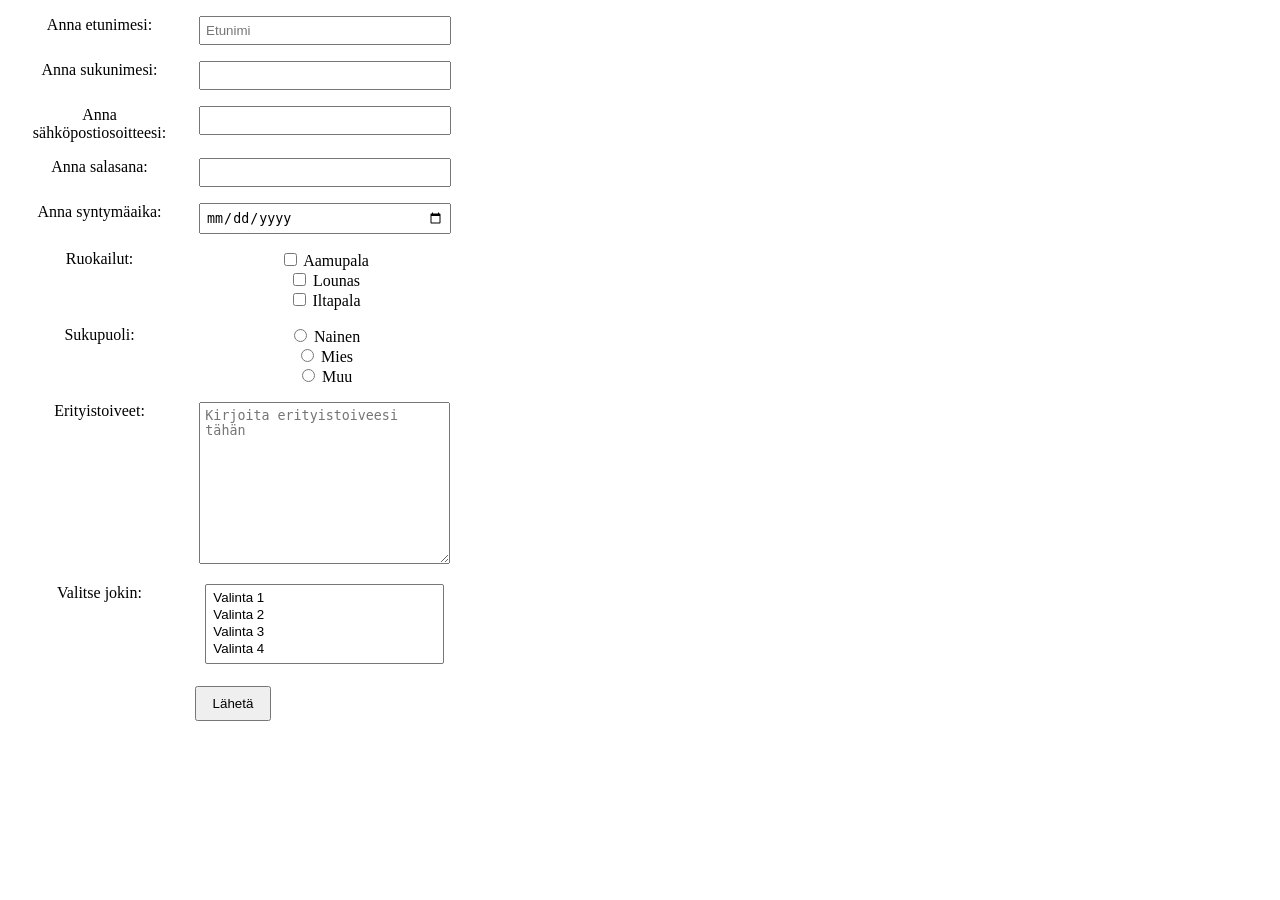
<file: H1/index.html>
<!DOCTYPE html>
<html lang="fi">
<head>
    <meta charset="UTF-8">
    <meta name="viewport" content="width=device-width, initial-scale=1.0">
    <title>H1 Kotitehtävä</title>
    <style>
        table {
            border-collapse: collapse;
            width: 450px;
            margin-bottom: 30px;
        }

        tr, td {
            padding: 8px;
            vertical-align: top;
        }

        td {
            text-align: center;
            font-size: 16px;
        }

        input[type="text"],
        input[type="email"],
        input[type="password"],
        input[type="date"],
        textarea,
        select {
            width: 95%;
            padding: 5px;
        }

        textarea {
            resize: vertical;
        }

        .buttons {
            text-align: center;
        }

        input[type="submit"], input[type="reset"] {
            padding: 8px 16px;
            margin: 5px;
        }
        
    </style>
</head>
<body>
    <form>
        <table>
            <tr>
                <td><label for="enimi">Anna etunimesi: </label></td>
                <td><input type="text" name="etunimi" id="enimi" placeholder="Etunimi"></td>
            </tr>
            <tr>
                <td><label for="enimi">Anna sukunimesi: </label></td>
                <td><input type="text" name="sukunimi" id="enimi"></td>
            </tr>
            <tr>
                <td><label for="email">Anna sähköpostiosoitteesi: </label></td>
                <td><input type="email" name="sposti" id="email"></td>
            </tr>
            <tr>
                <td><label for="pwd">Anna salasana: </label></td>
                <td><input type="password" name="salasana" id="pwd"></td>
            </tr>
            <tr>
                <td><label for="saika">Anna syntymäaika: </label></td>
                <td><input type="date" name="syntymaaika" id="saika"></td>
            </tr>
            <tr>
                <td>Ruokailut: </td>
                <td>
                    <input type="checkbox" name="aamu" id="ap">
                    <label for="ap">Aamupala</label><br>
            
                    <input type="checkbox" name="lounas" id="lou">
                    <label for="lou">Lounas</label><br>

                    <input type="checkbox" name="iltapala" id="ip">
                    <label for="ip">Iltapala</label>
                </td>
            </tr>
            <tr>
                <td>Sukupuoli:</td>
                <td>
                    <input type="radio" name="spuoli" id="f">
                    <label for="f">Nainen</label><br>

                    <input type="radio" name="spuoli" id="m">
                    <label for="m">Mies</label><br>

                    <input type="radio" name="spuoli" id="o">
                    <label for="o">Muu</label>
                </td>
            </tr>
            <tr>
                <td>Erityistoiveet:</td>
                <td><textarea name="toiveet" id="area" cols="30" rows="10" placeholder="Kirjoita erityistoiveesi tähän"></textarea></td>
            </tr>
            <tr>
                <td><label for="valinta">Valitse jokin:</label></td>
                <td>
                    <select name="valinta" id="valinta" multiple>
                        <option value="OPT_1">Valinta 1</option>
                        <option value="OPT_2">Valinta 2</option>
                        <option value="OPT_3">Valinta 3</option>
                        <option value="OPT_4">Valinta 4</option>
                    </select>
                </td>
            </tr>
            <tr>
                <td colspan="2" class="buttons">
                    <input type="submit" value="Lähetä">
                    <!--<input type="reset" value="Tyhjennä"> -->
                </td>
            </tr>
        </table>
    </form>
    
</body>
</html>
</file>
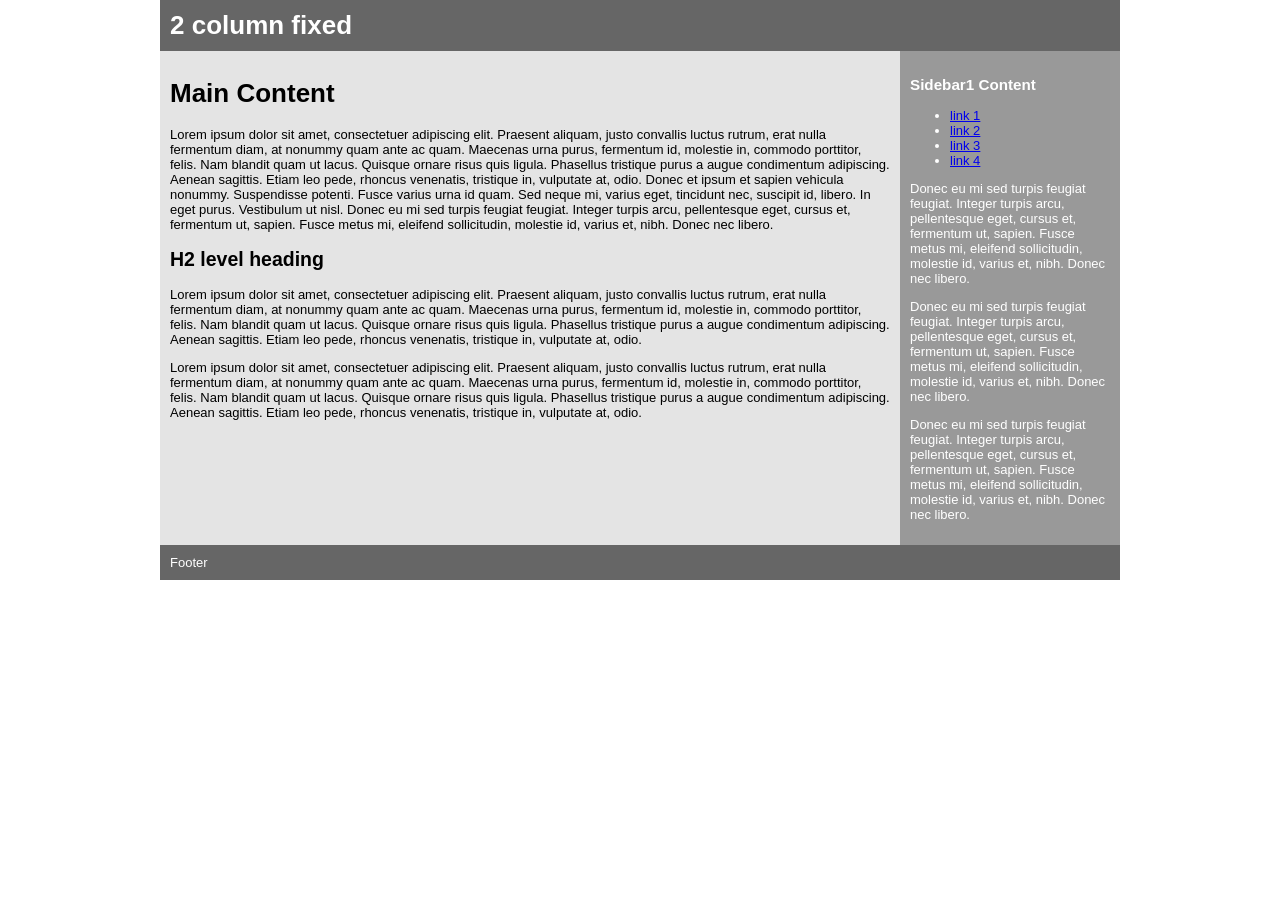
<file: H2/index.html>
<!DOCTYPE html>
<html>

<head>
  <meta charset="utf-8">
  <title>Kiinteäleveyksinen sivutaitto</title>
  <style>
    body {
      font-family: Arial, Helvetica, sans-serif;
      font-size: small;
      margin: 0;
      padding: 0;
      background-color: white;
      color: black;
    }

    .wrap {
      width: 960px;
      margin: 0 auto;
      background-color: #e4e4e4;
    }

    .header,
    .footer {
      background-color: #666;
      color: #fff;
    }

    .header h1,
    .footer p {
      margin: 0;
      padding: 10px;
    }

    .sidebar {
      float: right;
      width: 200px;
      background-color: #999;
      color: #fff;
      padding: 10px;
    }

    .maincontent {
      margin: 0 220px 0 0;
      padding: 10px;
    }

    .clearfloat {
      clear: both;
    }
  </style>
</head>

<body>
  <div class="wrap">
    <div class="header">
      <h1>2 column fixed</h1>
    </div><!-- .header loppuu -->
    <div class="sidebar">
      <h3>Sidebar1 Content</h3>
      <ul>
        <li><a href="#">link 1</a></li>
        <li><a href="#">link 2</a></li>
        <li><a href="#">link 3</a></li>
        <li><a href="#">link 4</a></li>
      </ul>
      <p>
        Donec eu mi sed turpis feugiat feugiat. Integer turpis arcu, pellentesque eget, cursus et, fermentum ut,
        sapien.
        Fusce metus mi, eleifend sollicitudin, molestie id, varius et, nibh. Donec nec libero.
      </p>
      <p>
        Donec eu mi sed turpis feugiat feugiat. Integer turpis arcu, pellentesque eget, cursus et, fermentum ut,
        sapien.
        Fusce metus mi, eleifend sollicitudin, molestie id, varius et, nibh. Donec nec libero.
      </p>
      <p>
        Donec eu mi sed turpis feugiat feugiat. Integer turpis arcu, pellentesque eget, cursus et, fermentum ut,
        sapien.
        Fusce metus mi, eleifend sollicitudin, molestie id, varius et, nibh. Donec nec libero.
      </p>
    </div><!-- .sidebar loppuu -->
    <div class="maincontent">
      <h1> Main Content </h1>
      <p>Lorem ipsum dolor sit amet, consectetuer adipiscing elit. Praesent aliquam, justo convallis luctus rutrum, erat
        nulla fermentum diam, at nonummy quam ante ac quam. Maecenas urna purus, fermentum id, molestie in, commodo
        porttitor, felis. Nam blandit quam ut lacus. Quisque ornare risus quis ligula. Phasellus tristique purus a augue
        condimentum adipiscing. Aenean sagittis. Etiam leo pede, rhoncus venenatis, tristique in, vulputate at, odio.
        Donec
        et ipsum et sapien vehicula nonummy. Suspendisse potenti. Fusce varius urna id quam. Sed neque mi, varius eget,
        tincidunt nec, suscipit id, libero. In eget purus. Vestibulum ut nisl. Donec eu mi sed turpis feugiat feugiat.
        Integer turpis arcu, pellentesque eget, cursus et, fermentum ut, sapien. Fusce metus mi, eleifend sollicitudin,
        molestie id, varius et, nibh. Donec nec libero.</p>
      <h2>H2 level heading </h2>
      <p>Lorem ipsum dolor sit amet, consectetuer adipiscing elit. Praesent aliquam, justo convallis luctus rutrum, erat
        nulla fermentum diam, at nonummy quam ante ac quam. Maecenas urna purus, fermentum id, molestie in, commodo
        porttitor, felis. Nam blandit quam ut lacus. Quisque ornare risus quis ligula. Phasellus tristique purus a augue
        condimentum adipiscing. Aenean sagittis. Etiam leo pede, rhoncus venenatis, tristique in, vulputate at, odio.
      </p>
      <p>Lorem ipsum dolor sit amet, consectetuer adipiscing elit. Praesent aliquam, justo convallis luctus rutrum, erat
        nulla fermentum diam, at nonummy quam ante ac quam. Maecenas urna purus, fermentum id, molestie in, commodo
        porttitor, felis. Nam blandit quam ut lacus. Quisque ornare risus quis ligula. Phasellus tristique purus a augue
        condimentum adipiscing. Aenean sagittis. Etiam leo pede, rhoncus venenatis, tristique in, vulputate at, odio.
      </p>
    </div><!-- .maincontent loppuu -->
    <br class="clearfloat">
    <div class="footer">
      <p>Footer</p>
    </div><!-- .footer loppuu -->
  </div><!-- .wrap loppuu -->
</body>

</html>
</file>
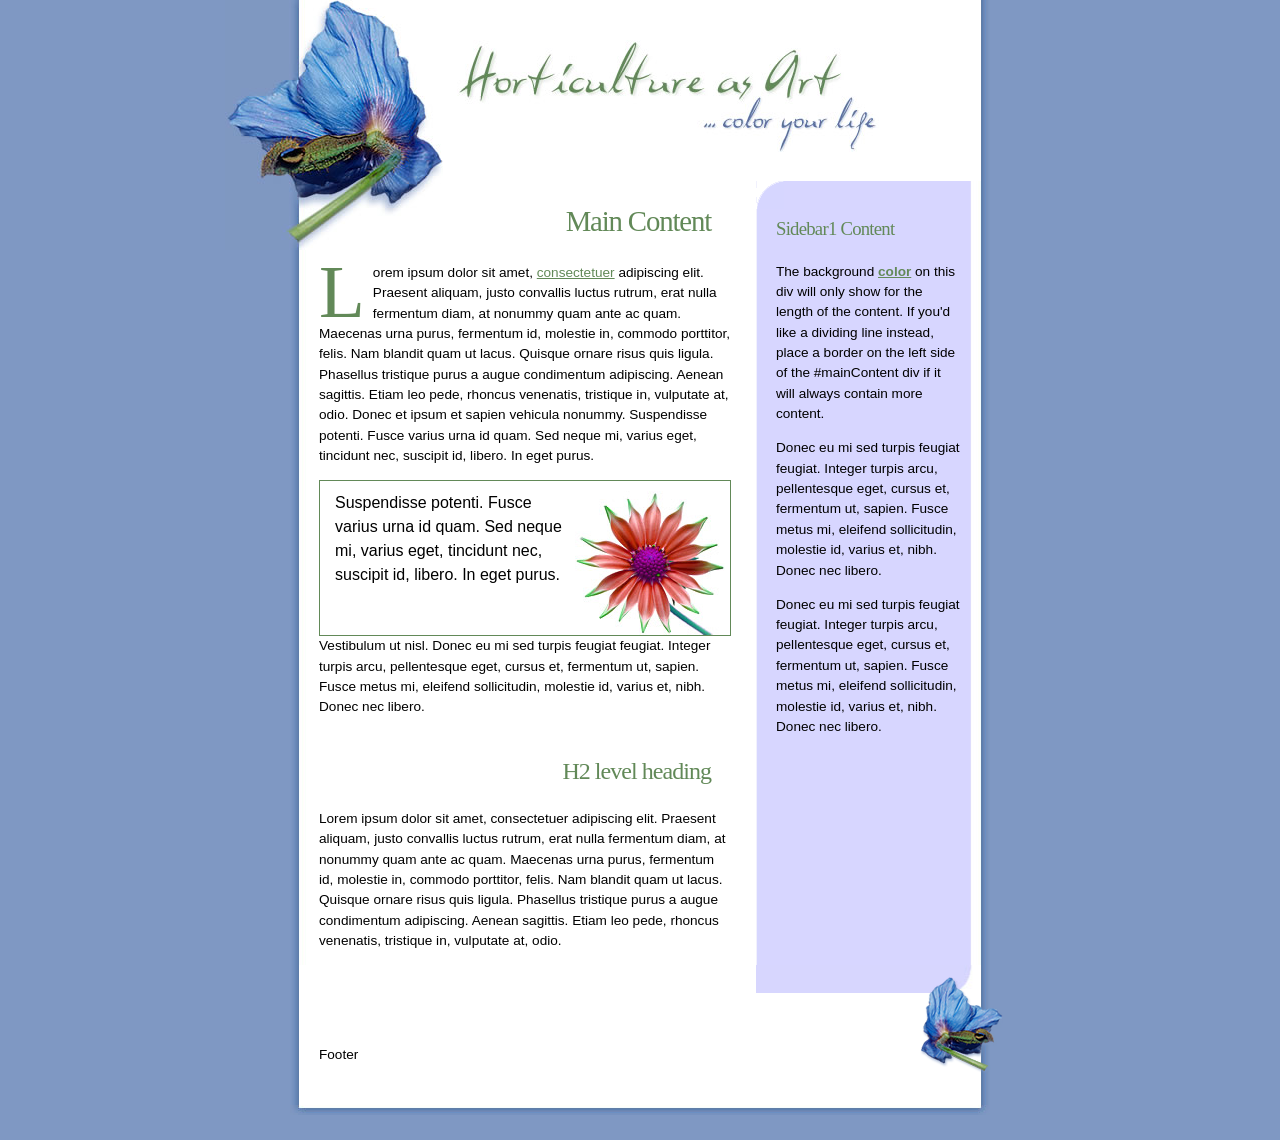
<file: H3/index.html>
<!DOCTYPE html>
<html>

<head>
	<meta charset="utf-8" />
	<title>Horticulture as art</title>
    <link rel="stylesheet" href="css/styles.css">
</head>

<body>
    <div id="wrapper">
        <div id="container">
            <div id="header">
                <a href="index.html">
                <img src="images/logo.jpg" alt="">
                </a>
                <!-- end #header -->
            </div>
            <div id="mainContent">
                <h1> Main Content </h1>
                <p><span class="firstletter">L</span>orem ipsum dolor sit amet, <a href="#">consectetuer</a> adipiscing elit. Praesent aliquam, justo convallis luctus rutrum, erat
                    nulla fermentum diam, at nonummy quam ante ac quam. Maecenas urna purus, fermentum id, molestie in, commodo
                    porttitor, felis. Nam blandit quam ut lacus. Quisque ornare risus quis ligula. Phasellus tristique purus a augue
                    condimentum adipiscing. Aenean sagittis. Etiam leo pede, rhoncus venenatis, tristique in, vulputate at, odio.
                    Donec et ipsum et sapien vehicula nonummy. Suspendisse potenti. Fusce varius urna id quam. Sed neque mi, varius
                    eget, tincidunt nec, suscipit id, libero. In eget purus. </p>
                    <div class="pod">
                        <img class="fltrt" src="images/orangedaisy.jpg" alt="">
                        Suspendisse potenti. Fusce varius urna id quam. Sed neque mi, varius
                    eget, tincidunt nec, suscipit id, libero. In eget purus.
                    <br class="clearfloat">
                    </div>
                    <p>
                    Vestibulum ut nisl. Donec eu mi sed turpis feugiat
                    feugiat. Integer turpis arcu, pellentesque eget, cursus et, fermentum ut, sapien. Fusce metus mi, eleifend
                    sollicitudin, molestie id, varius et, nibh. Donec nec libero.</p>
                <h2>H2 level heading </h2>
                <p>Lorem ipsum dolor sit amet, consectetuer adipiscing elit. Praesent aliquam, justo convallis luctus rutrum, erat
                    nulla fermentum diam, at nonummy quam ante ac quam. Maecenas urna purus, fermentum id, molestie in, commodo
                    porttitor, felis. Nam blandit quam ut lacus. Quisque ornare risus quis ligula. Phasellus tristique purus a augue
                    condimentum adipiscing. Aenean sagittis. Etiam leo pede, rhoncus venenatis, tristique in, vulputate at, odio.
                </p>
                <!-- end #mainContent -->
            </div>
            <div id="sidebar1">
                <h3>Sidebar1 Content</h3>
                <p>The background <a href="#">color</a> on this div will only show for the length of the content. If you'd like a dividing line
                    instead, place a border on the left side of the #mainContent div if it will always contain more content. </p>
                <p>Donec eu mi sed turpis feugiat feugiat. Integer turpis arcu, pellentesque eget, cursus et, fermentum ut,
                    sapien. Fusce metus mi, eleifend sollicitudin, molestie id, varius et, nibh. Donec nec libero.</p>
                <p>Donec eu mi sed turpis feugiat feugiat. Integer turpis arcu, pellentesque eget, cursus et, fermentum ut,
                    sapien. Fusce metus mi, eleifend sollicitudin, molestie id, varius et, nibh. Donec nec libero.</p>
                <!-- end #sidebar1 -->
                <!-- end #sidebar1 -->
            </div>
            <br class="clearfloat" />
            <div id="footer">
                <p>Footer</p>
                <div class="overhang"></div>
                <!-- end #footer -->
            </div>
            <!-- end #container -->
            <img class="overhang" src="images/lg_flower.jpg" alt="">
        </div>
    </div>
</body>

</html>
</file>
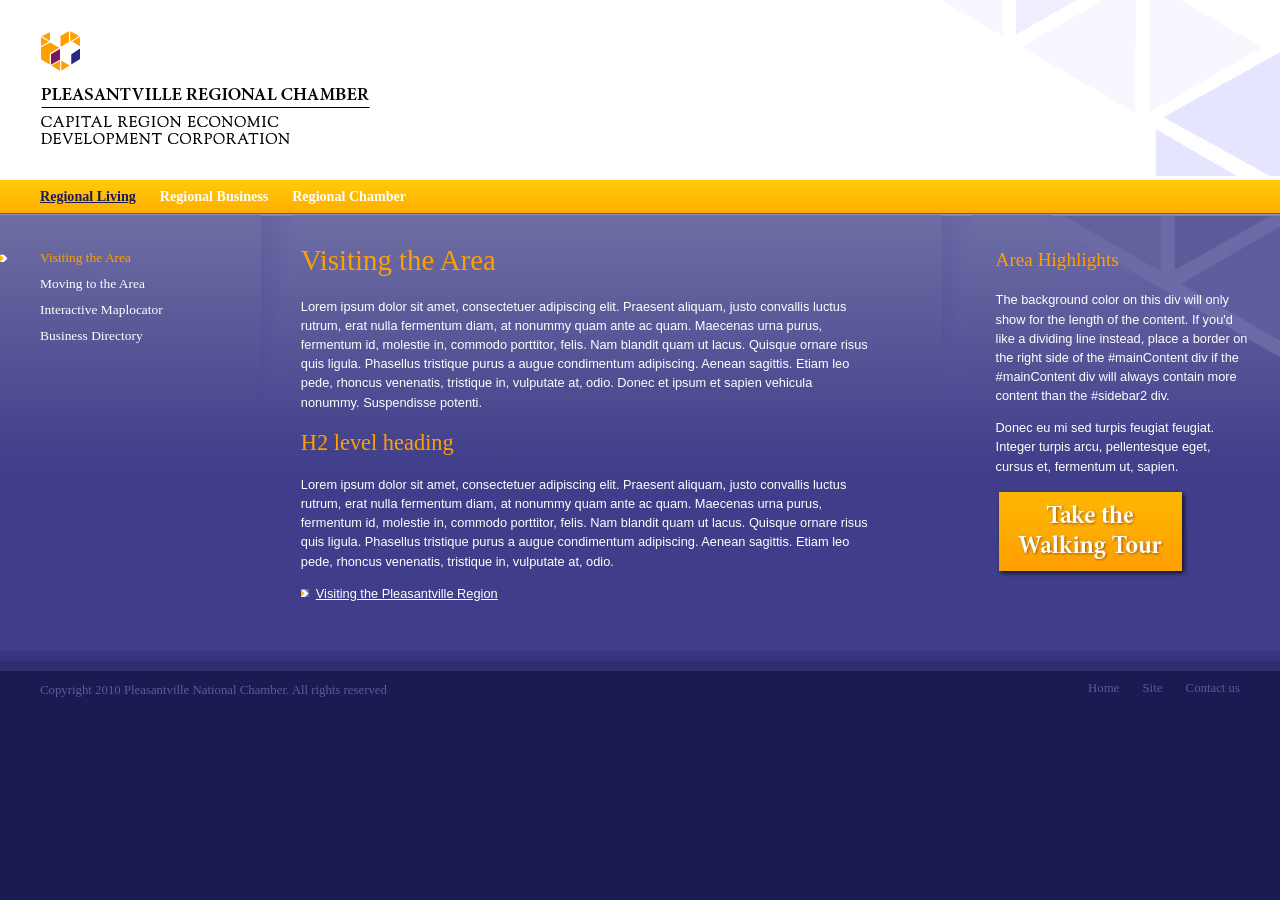
<file: H4/index.html>
<!DOCTYPE html>
<html lang="en">
<head>
<meta charset="utf-8" />
<meta name="viewport" content="width=device-width, initial-scale=1.0">
<title>Liquid taittotapa</title>
<link href="css/styles.css" rel="stylesheet" type="text/css" />
</head>

<body class="living visiting">
<div id="container">
  <div id="header">
    <h1>Pleasantville</h1>
	<a href="#"><img src="images/logo.gif" alt="Logo"></a>
	<ul>
		<li id="living"><a href="index.html">Regional Living</a></li>
		<li id="business"><a href="business.html">Regional Business</a></li>
		<li id="chamber"><a href="chamber.html">Regional Chamber</a></li>
	</ul>
	<br class="clearfloat">
  </div><!-- end #header -->
  <div id="mainWrap">
	<div id="sidebar1">
	<h3>Sidebar1 </h3>
		<ul>
			<li id="visiting"><a href="#">Visiting the Area</a></li>
			<li id="moving"><a href="#">Moving to the Area</a></li>
			<li id="maplocator"><a href="#">Interactive Maplocator</a></li>
			<li id="directory"><a href="#">Business Directory</a></li>
		</ul> 
	</div><!-- end #sidebar1 -->
	<div id="sidebar2">
		<h3>Area Highlights </h3>
		<p>
			The background color on this div will only show for the length of
			the content. If you'd like a dividing line instead, place a border
			on the right side of the #mainContent div if the #mainContent div
			will always contain more content than the #sidebar2 div.
		</p>
		<p>
			Donec eu mi sed turpis feugiat feugiat. Integer turpis arcu,
			pellentesque  eget, cursus et, fermentum ut, sapien.
		</p>
		<p>
        	<img src="images/walking_badge.jpg" alt="Walking padge">
    	</p>
	</div><!-- end #sidebar2 -->
	<div id="mainContent">
		<h1> Visiting the Area </h1>
		<p>
			Lorem ipsum dolor sit amet, consectetuer adipiscing elit. Praesent
			aliquam,  justo convallis luctus rutrum, erat nulla fermentum diam,
			at nonummy quam  ante ac quam. Maecenas urna purus, fermentum id,
			molestie in, commodo  porttitor, felis. Nam blandit quam ut lacus.
			Quisque ornare risus quis  ligula. Phasellus tristique purus a
			augue condimentum adipiscing. Aenean  sagittis. Etiam leo pede,
			rhoncus venenatis, tristique in, vulputate at,  odio. Donec et
			ipsum et sapien vehicula nonummy. Suspendisse potenti.
		</p>
		<h2>H2 level heading </h2>
		<p>
			Lorem ipsum dolor sit amet, consectetuer adipiscing elit. Praesent
			aliquam,  justo convallis luctus rutrum, erat nulla fermentum diam,
			at nonummy quam  ante ac quam. Maecenas urna purus, fermentum id,
			molestie in, commodo  porttitor, felis. Nam blandit quam ut lacus.
			Quisque ornare risus quis  ligula. Phasellus tristique purus a augue
			condimentum adipiscing. Aenean  sagittis. Etiam leo pede, rhoncus
			venenatis, tristique in, vulputate at, odio.
		</p>
		<p>
			<ul>
				<li><a href="#">Visiting the Pleasantville Region</a></ul>
			</ul>
		</p>
		</div><!-- end #mainContent -->
		<br class="clearfloat" />
	  </div>
	<div id="footer">
		<ul>
			<li><a href="#">Home</a></li>
			<li><a href="#">Site</a></li>
			<li><a href="#">Contact us</a></li>
		</ul>
		<p>Copyright 2010 Pleasantville National Chamber. All rights reserved</p>
	</div><!-- end #footer -->
	</div><!-- end #container -->
</body>
</html>
</file>
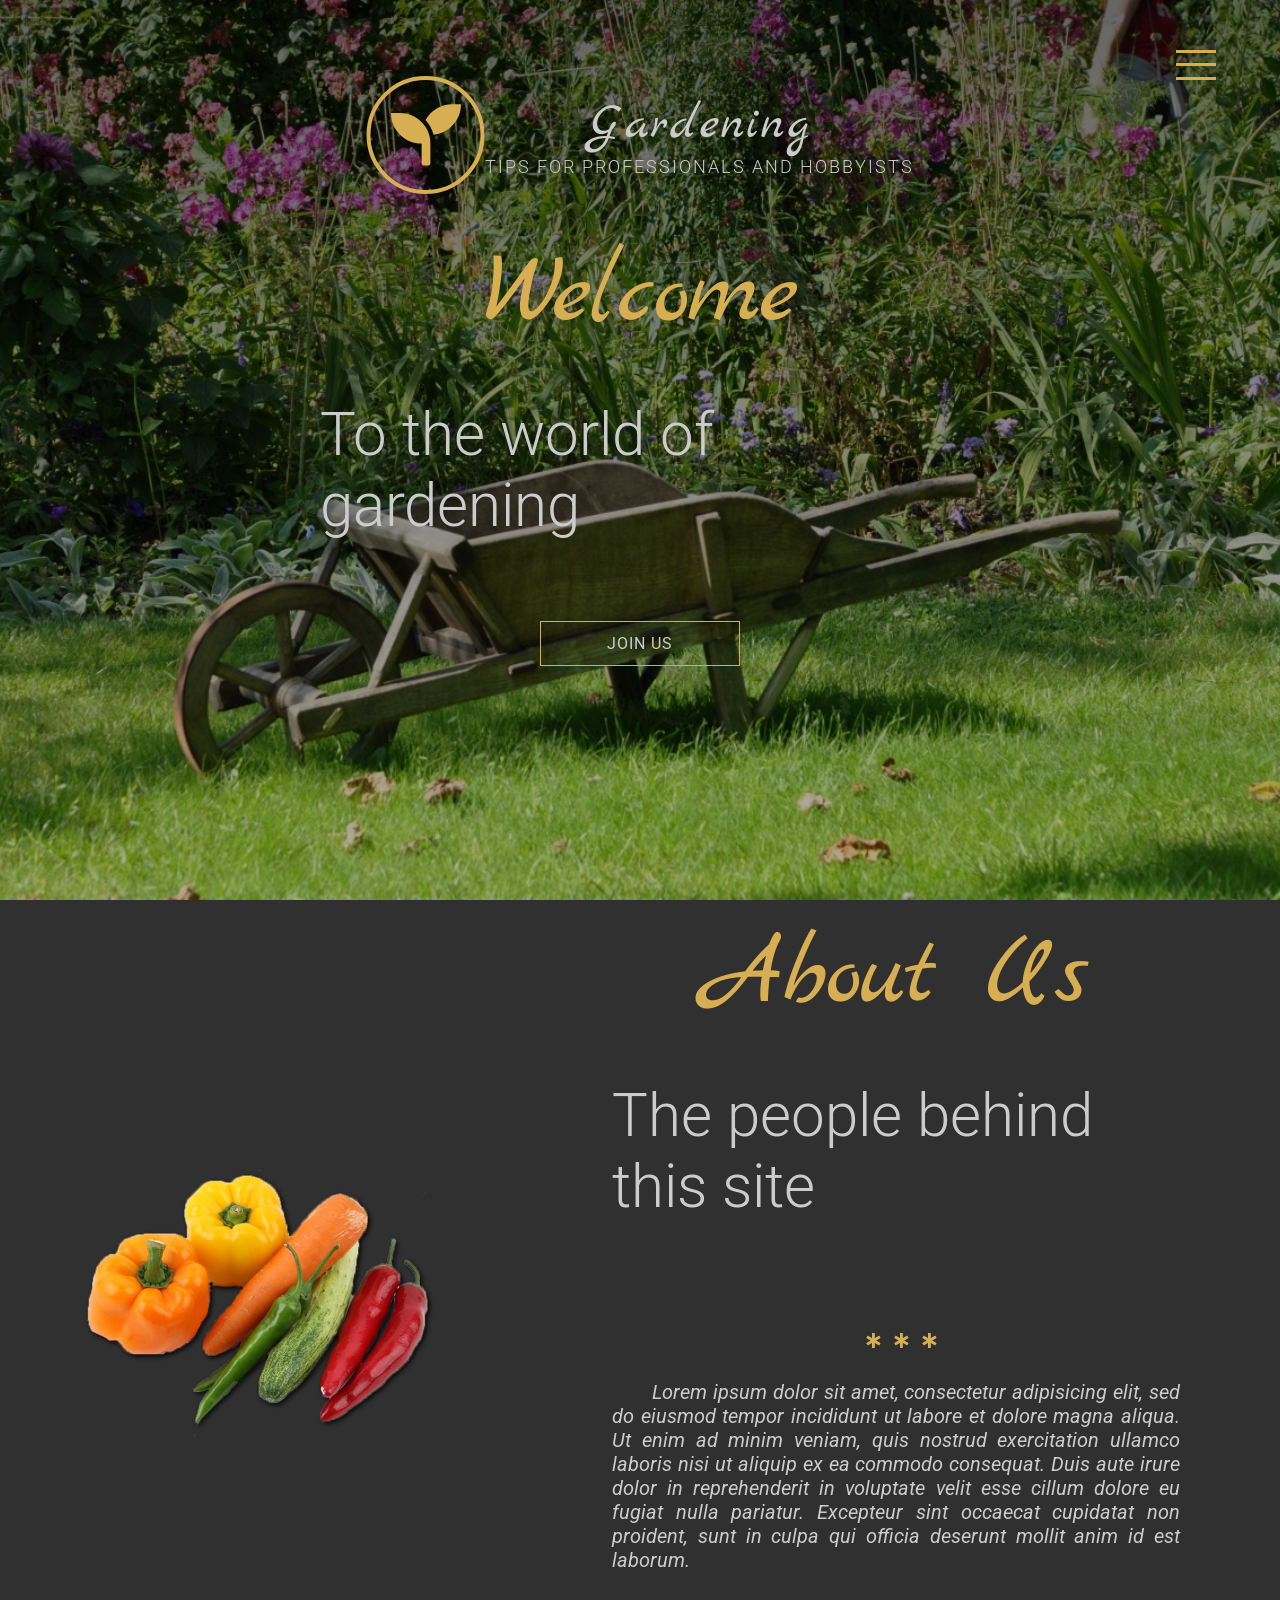
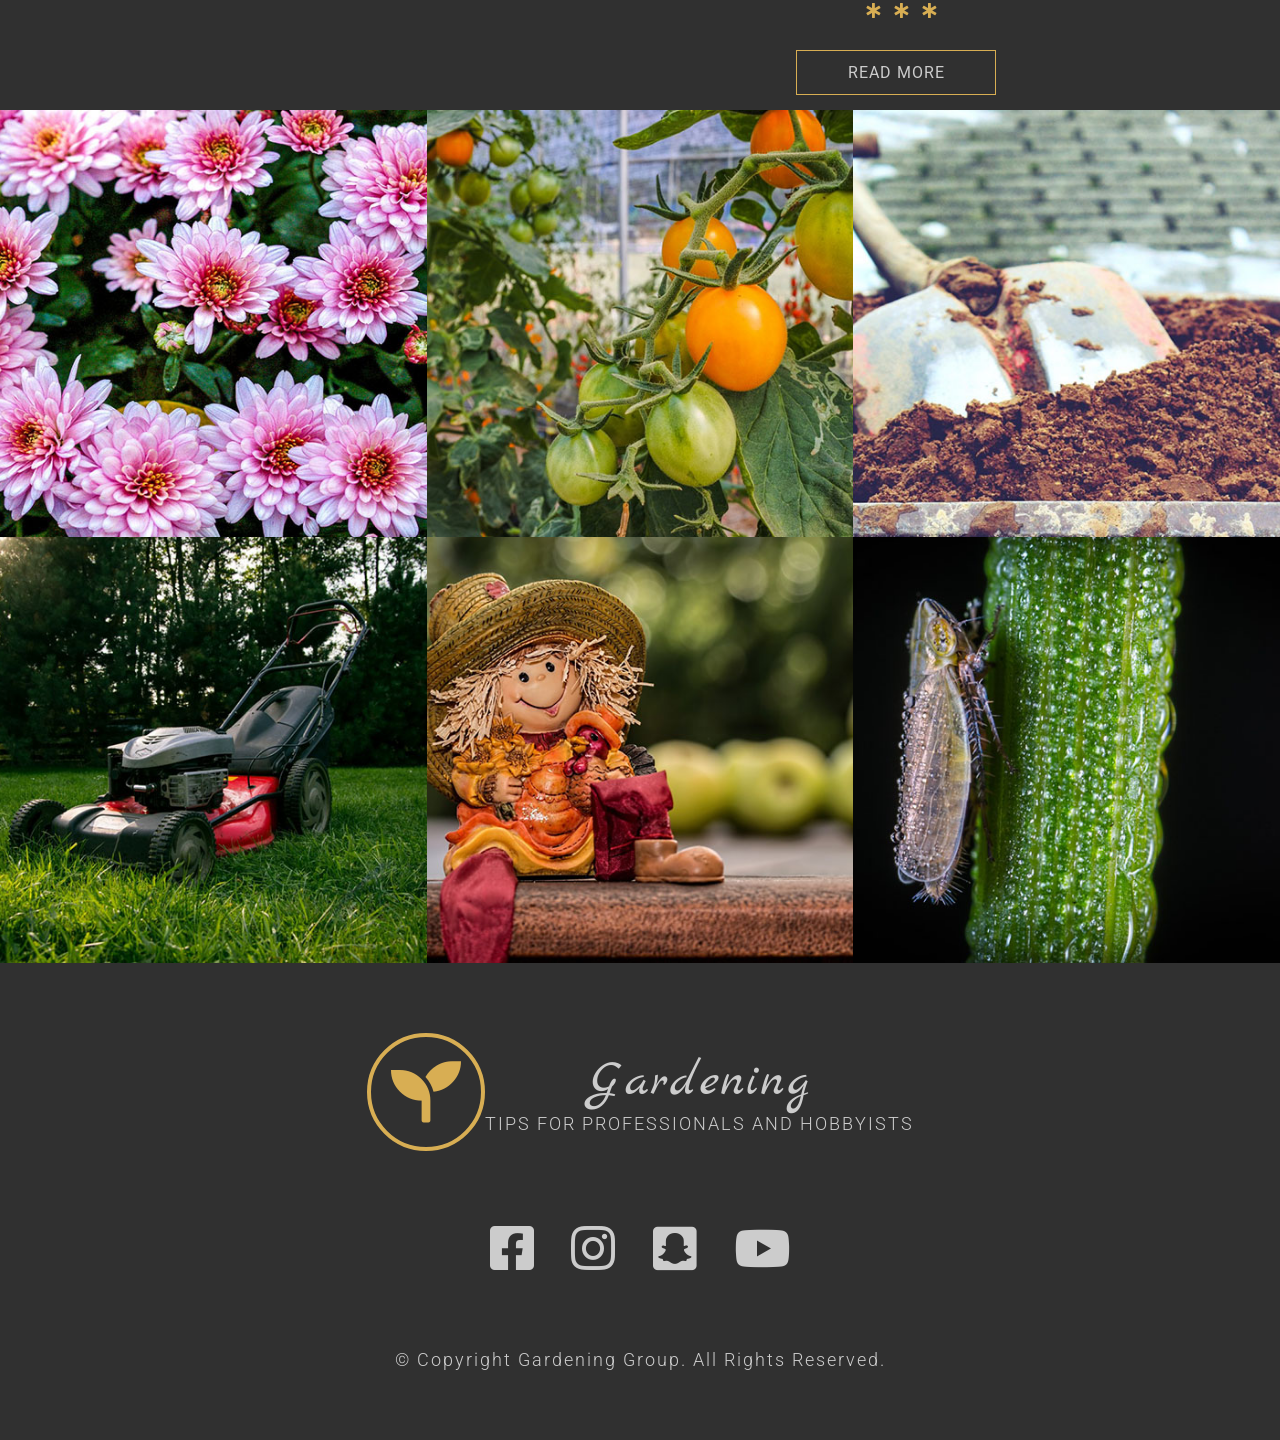
<file: H6/index.html>
<!DOCTYPE html>
<html lang="en">

<head>
  <meta charset="UTF-8">
  <meta name="viewport" content="width=device-width, initial-scale=1.0">
  <title>Gardening</title>
  <link rel="stylesheet" href="css/styles.css">
  <link rel="stylesheet" href="https://use.fontawesome.com/releases/v5.7.2/css/all.css"
    integrity="sha384-fnmOCqbTlWIlj8LyTjo7mOUStjsKC4pOpQbqyi7RrhN7udi9RwhKkMHpvLbHG9Sr" crossorigin="anonymous">
  <link href="https://fonts.googleapis.com/css?family=Marck+Script|Raleway:300,400,600,700|Roboto:300,400,700"
    rel="stylesheet">
</head>

<body>

          <!-- Nav -->
    <nav class="navbar">
      <input type="checkbox" id="check" class="checkbox" />
      <div class="hamburger-menu">
        <label for="check" class="menu">
          <div class="menu-line menu-line-1"></div>
          <div class="menu-line menu-line-2"></div>
          <div class="menu-line menu-line-3"></div>
        </label>
      </div>

      <div class="navbar-navigation">
        <div class="navbar-navigation-left">
          <img src="images/nav-img-1.jpg" alt="nav1" class="left-img left-img-1">
          <img src="images/nav-img-2.jpg" alt="nav2" class="left-img left-img-2">
          <img src="images/nav-img-3.jpg" alt="nav3" class="left-img left-img-3">
        </div>
        <div class="navbar-navigation-right">
          <ul class="nav-list">
            <li class="nav-list-item"><a href="#" class="nav-list-link">Home</a></li>
            <li class="nav-list-item"><a href="#" class="nav-list-link">About Us</a></li>
            <li class="nav-list-item"><a href="#" class="nav-list-link">Gallery</a></li>
            <li class="nav-list-item"><a href="#" class="nav-list-link">Tips</a></li>
            <li class="nav-list-item"><a href="#" class="nav-list-link">Shop</a></li>
            <li class="nav-list-item"><a href="#" class="nav-list-link">Contact Us</a></li>
          </ul>
        </div>
      </div>
    </nav>
    <!-- End of Nav -->
  <!--Header-->
  <header class="header">
    <div class="brand">
      <a href="#" class="logo"><i class="fas fa-seedling"></i></a>
      <div>
        <h1 class="main-name">Gardening</h1>
        <p class="sub-name">Tips for professionals and hobbyists</p>
      </div>
    </div>
    <div class="header-banner">
      <h1 class="main-heading">Welcome</h1>
      <h3 class="sub-heading">To the world of gardening</h3>
      <button type="button" class="main-btn">Join us</button>
    </div>
  </header>
  <!--End of Header-->

 <!-- About section -->
    <section class="about-us">
      <div class="about-us-left">
        <img src="images/about-image.png" alt="about-image"/>
      </div>
      <div class="about-us-right">
        <h1 class="main-heading">About Us</h1>
        <h3 class="sub-heading">The people behind this site</h3>
        <div class="stars">
          <i class="fas fa-star-of-life star"></i>
          <i class="fas fa-star-of-life star"></i>
          <i class="fas fa-star-of-life star"></i>
        </div>
        <p class="description">Lorem ipsum dolor sit amet, consectetur adipisicing elit, sed do eiusmod tempor incididunt ut labore et dolore magna aliqua. Ut enim ad minim veniam, quis nostrud exercitation ullamco laboris nisi ut aliquip ex ea commodo consequat. Duis aute irure dolor in reprehenderit in voluptate velit esse cillum dolore eu fugiat nulla pariatur. Excepteur sint occaecat cupidatat non proident, sunt in culpa qui officia deserunt mollit anim id est laborum.</p>
        <div class="stars">
          <i class="fas fa-star-of-life star"></i>
          <i class="fas fa-star-of-life star"></i>
          <i class="fas fa-star-of-life star"></i>
        </div>
        <button type="button" class="main-btn">Read more</button>
      </div>
    </section>
    <!-- End of About section -->

    <!-- Gallery section -->
    <section class="gallery">
     <div class="cards-wrapper">
       <div class="card">
         <div class="card-overlay">
           <h1 class="card-overlay-heading">Flowers</h1>
           <p class="card-overlay-paragraph">Starting from: 5,00 €</p>
           <button type="button" class="card-overlay-btn">Order Now</button>
         </div>
         <img src="images/gallery-img-1.jpg" class="card-img" />
       </div>
       <div class="card">
         <div class="card-overlay">
           <h1 class="card-overlay-heading">Vegetables</h1>
           <p class="card-overlay-paragraph">Starting from: 2,50 €</p>
           <button type="button" class="card-overlay-btn">Order Now</button>
         </div>
         <img src="images/gallery-img-2.jpg" class="card-img" />
       </div>
       <div class="card">
         <div class="card-overlay">
           <h1 class="card-overlay-heading">Garden Tools</h1>
           <p class="card-overlay-paragraph">Starting from: 15,00 €</p>
           <button type="button" class="card-overlay-btn">Order Now</button>
         </div>
         <img src="images/gallery-img-3.jpg" class="card-img" />
       </div>
       <div class="card">
         <div class="card-overlay">
           <h1 class="card-overlay-heading">Lawn Movers</h1>
           <p class="card-overlay-paragraph">Starting from: 150,00 €</p>
           <button type="button" class="card-overlay-btn">Order Now</button>
         </div>
         <img src="images/gallery-img-4.jpg" class="card-img" />
       </div>
       <div class="card">
         <div class="card-overlay">
           <h1 class="card-overlay-heading">Garden Accessories</h1>
           <p class="card-overlay-paragraph">Starting from: 5,00 €</p>
           <button type="button" class="card-overlay-btn">Order Now</button>
         </div>
         <img src="images/gallery-img-5.jpg" class="card-img" />
       </div>
       <div class="card">
         <div class="card-overlay">
           <h1 class="card-overlay-heading">Pest Control</h1>
           <p class="card-overlay-paragraph">Price: 75,00 € / hr</p>
           <button type="button" class="card-overlay-btn">Ask offer</button>
         </div>
         <img src="images/gallery-img-6.jpg" class="card-img" />
       </div>
     </div>
    </section>
    <!-- End of Gallery section -->

    <!-- Footer -->
    <footer class="footer">
      <div class="footer-header">
        <a href="#" class="logo"><i class="fas fa-seedling"></i></a>
        <div>
          <h1 class="main-name">Gardening</h1>
          <p class="sub-name">Tips for professionals and hobbyists</p>
        </div>
      </div>

      <div class="footer-social-media">
        <ul class="social-media">
          <li class="social-media-item">
            <a href="#" class="social-media-link">
              <i class="fab fa-facebook-square"></i>
            </a>
          </li>
          <li class="social-media-item">
            <a href="#" class="social-media-link">
              <i class="fab fa-instagram"></i>
            </a>
          </li>
          <li class="social-media-item">
            <a href="#" class="social-media-link">
              <i class="fab fa-snapchat-square"></i>
            </a>
          </li>
          <li class="social-media-item">
            <a href="#" class="social-media-link">
              <i class="fab fa-youtube"></i>
            </a>
          </li>
        </ul>
      </div>

      <div class="footer-copyright">
        <p class="footer-copyright-paragraph">
          &copy; Copyright Gardening Group. All rights reserved.
        </p>
      </div>
    </footer>
    <!-- End of Footer section-->

</body>

</html>
</file>
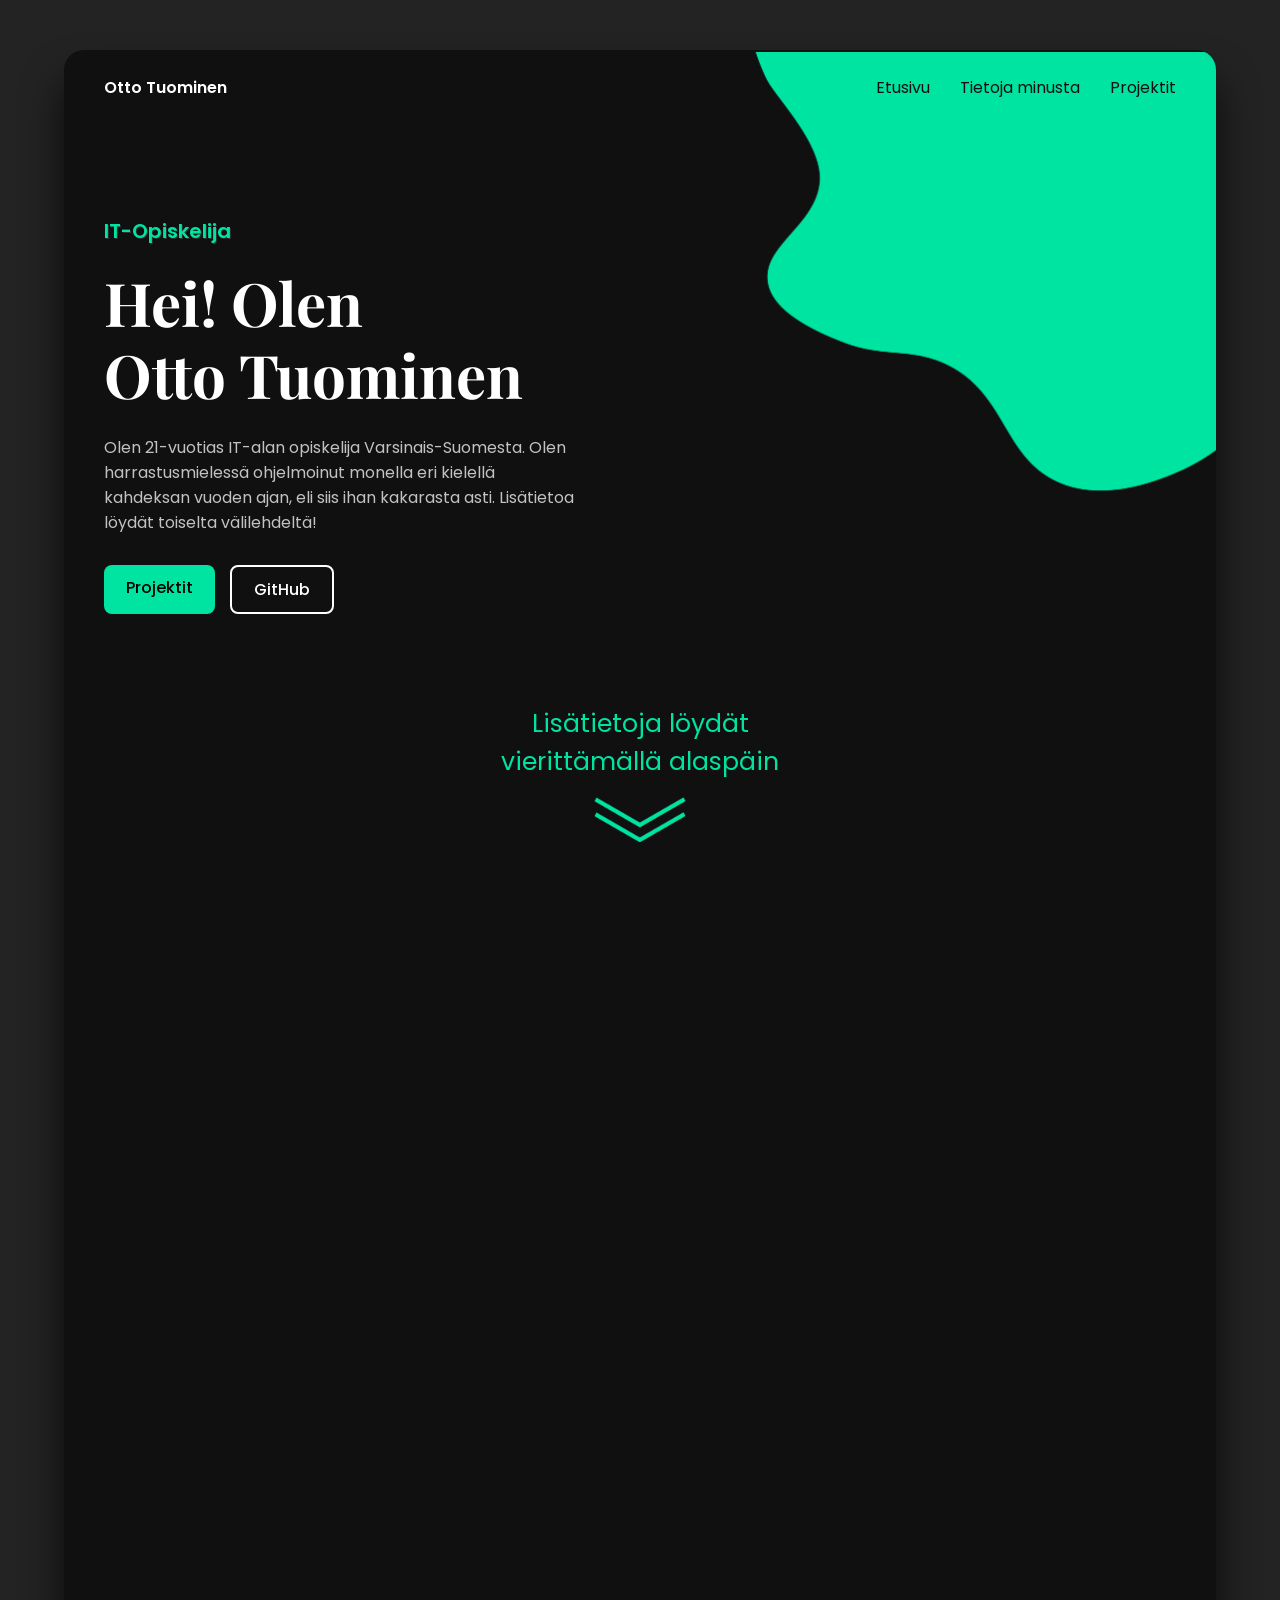
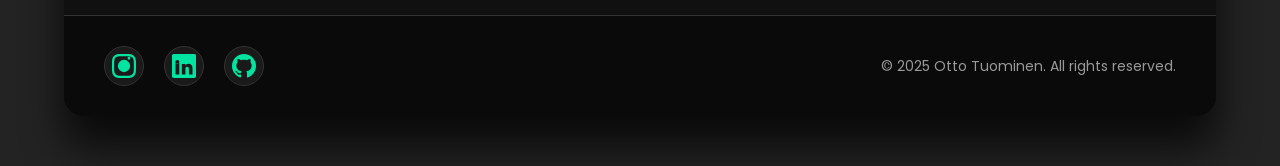
<file: H7/index.html>
<!DOCTYPE html>
<html lang="en">
<head>
  <meta charset="UTF-8" />
  <meta name="viewport" content="width=device-width, initial-scale=1.0" />
  <title>Otto Tuominen</title>
  <link rel="stylesheet" href="css/styles.css" />
  <link rel="icon" type="image/png" href="images/background-items/logo.png"/>
  <link href="https://fonts.googleapis.com/css2?family=Poppins:wght@300;400;600&family=Playfair+Display:wght@700&display=swap" rel="stylesheet">
</head>

<body>
  <div class="container">

    <!-- Yläpalkki -->
    <nav class="navbar">
      <a class="logo" href="index.html">Otto Tuominen</a>
      <ul class="nav-links">
        <li><a href="index.html">Etusivu</a></li>
        <li><a href="about.html">Tietoja minusta</a></li>
        <li><a href="projects.html">Projektit</a></li>
      </ul>
    </nav>

    <!-- Pääsivu -->
    <section class="content">
      <div class="left">
        <p class="role">IT-Opiskelija</p>
        <h1>Hei! Olen <br> Otto Tuominen</h1>

        <p class="description">
          Olen 21-vuotias IT-alan opiskelija Varsinais-Suomesta. Olen harrastusmielessä ohjelmoinut monella eri kielellä kahdeksan vuoden ajan, eli siis ihan kakarasta asti. Lisätietoa löydät toiselta välilehdeltä!
        </p>

        <div class="buttons">
          <a class="btn primary" href="projects.html">Projektit</a>
          <a class="btn secondary" target="_blank" href="https://github.com/tuomineotto">GitHub</a>
        </div>
      </div>

      <div class="right">
        <img src="images/background-items/background.png" class="back_img" alt="">
      </div>
    </section>

    <!-- "Lue lisää" neuvo -->
    <section class="tips">
      <div class="tip">Lisätietoja löydät<br>vierittämällä alaspäin</div>
      <img src="images/background-items/arrows.png" class="arrow" alt="nuoli">
    </section>

    <!-- Projektikaruselli -->
    <section class="projects" id="projects">
      <h2>Viimeisimmät projektini</h2>
      
      <div class="carousel-container">
        <div class="carousel">
          <div class="carousel-item">
            <img src="images/projects/project1.png" alt="Projekti 1" style="object-position: center;">
            <div class="project-info">
              <h3>Pelipalvelimet</h3>
              <p>
                Olen ollut kehittämässä suomalaisen FiveM & RedM roolipeliskenen suurimpia palvelimia.
              </p>
            </div>
          </div>

          <div class="carousel-item">
            <img src="images/projects/project2_1.png" alt="Projekti 2" style="object-position: center top;">
            <div class="project-info">
              <h3>Modernit nettisivut</h3>
              <p>Tässä on rakennusvaiheessa olevat modernit verkkosivut, joiden tekoon on käytetty Mantinen UI-elementtejä.</p>
            </div>
          </div>

          <div class="carousel-item">
            <img src="images/projects/project3.png" alt="Projekti 3">
            <div class="project-info">
              <h3>Discord-botit</h3>
              <p>Uusin suuntaukseni on discordiin bottien rakentaminen. Näille boteille voidaan määritellä useita erilaisia funktiota.</p>
            </div>
          </div>
        </div>

        <button class="carousel-button prev" onclick="moveCarousel(-1)">❮</button>
        <button class="carousel-button next" onclick="moveCarousel(1)">❯</button>

      <div class="carousel-dots">
        <span class="dot" onclick="currentCarousel(1)"></span>
        <span class="dot" onclick="currentCarousel(2)"></span>
        <span class="dot" onclick="currentCarousel(3)"></span>
      </div>
    </section>

    <!-- Footteri -->
    <footer class="footer">
      <div class="social-links">
        <a href="https://instagram.com/tuomineotto" target="_blank" class="social-icon" title="Instagram">
          <svg width="24" height="24" viewBox="0 0 24 24" fill="currentColor">
            <path d="M12 2.163c3.204 0 3.584.012 4.85.07 3.252.148 4.771 1.691 4.919 4.919.058 1.266.069 1.645.069 4.849 0 3.205-.012 3.584-.069 4.849-.149 3.225-1.664 4.771-4.919 4.919-1.266.058-1.644.07-4.85.07-3.204 0-3.584-.012-4.849-.07-3.26-.149-4.771-1.699-4.919-4.92-.058-1.265-.07-1.644-.07-4.849 0-3.204.013-3.583.07-4.849.149-3.227 1.664-4.771 4.919-4.919 1.266-.057 1.645-.069 4.849-.069zm0-2.163c-3.259 0-3.667.014-4.947.072-4.358.2-6.78 2.618-6.98 6.98-.059 1.281-.073 1.689-.073 4.948 0 3.259.014 3.668.072 4.948.2 4.358 2.618 6.78 6.98 6.98 1.281.058 1.689.072 4.948.072 3.259 0 3.668-.014 4.948-.072 4.354-.2 6.782-2.618 6.979-6.98.059-1.28.073-1.689.073-4.948 0-3.259-.014-3.667-.072-4.947-.196-4.354-2.617-6.78-6.979-6.98-1.281-.059-1.69-.073-4.949-.073zM5.838 12a6.162 6.162 0 1112.324 0 6.162 6.162 0 01-12.324 0zM12 16a4 4 0 110-8 4 4 0 010 8zm4.965-10.322a1.44 1.44 0 110-2.881 1.44 1.44 0 010 2.881z"/>
          </svg>
        </a>
        <a href="https://linkedin.com/in/otto-tuominen-808b3a340" target="_blank" class="social-icon" title="LinkedIn">
          <svg width="24" height="24" viewBox="0 0 24 24" fill="currentColor">
            <path d="M20.447 20.452h-3.554v-5.569c0-1.328-.474-2.237-1.668-2.237-.909 0-1.451.612-1.688 1.203-.087.212-.11.508-.11.804v5.799h-3.554s.047-9.411 0-10.391h3.554v1.471c.46-.71 1.282-1.722 3.114-1.722 2.272 0 3.979 1.485 3.979 4.682v5.96zM5.337 9.432c-1.144 0-1.915-.758-1.915-1.708 0-.956.769-1.71 1.963-1.71 1.19 0 1.916.754 1.937 1.71 0 .95-.747 1.708-1.985 1.708zm1.946 11.02H3.48V9.041h3.803v11.411zM22.225 0H1.771C.792 0 0 .774 0 1.729v20.542C0 23.227.792 24 1.771 24h20.451C23.2 24 24 23.227 24 22.271V1.729C24 .774 23.2 0 22.225 0z"/>
          </svg>
        </a>
        <a href="https://github.com/tuomineotto" target="_blank" class="social-icon" title="GitHub">
          <svg width="24" height="24" viewBox="0 0 24 24" fill="currentColor">
            <path d="M12 0c-6.626 0-12 5.373-12 12 0 5.302 3.438 9.8 8.207 11.387.599.111.793-.261.793-.577v-2.234c-3.338.726-4.033-1.416-4.033-1.416-.546-1.387-1.333-1.756-1.333-1.756-1.089-.745.083-.729.083-.729 1.205.084 1.839 1.237 1.839 1.237 1.07 1.834 2.807 1.304 3.492.997.107-.775.418-1.305.762-1.604-2.665-.305-5.467-1.334-5.467-5.931 0-1.311.469-2.381 1.236-3.221-.124-.303-.535-1.524.117-3.176 0 0 1.008-.322 3.301 1.23.957-.266 1.983-.399 3.003-.404 1.02.005 2.047.138 3.006.404 2.291-1.552 3.297-1.23 3.297-1.23.653 1.653.242 2.874.118 3.176.77.84 1.235 1.911 1.235 3.221 0 4.609-2.807 5.624-5.479 5.921.43.372.823 1.102.823 2.222v 3.293c0 .319.192.694.801.576 4.765-1.589 8.199-6.086 8.199-11.386 0-6.627-5.373-12-12-12z"/>
          </svg>
        </a>
      </div>
      <p class="trademark">© 2025 Otto Tuominen. All rights reserved.</p>
    </footer>

  </div>
</body>
</html>

<script>
let currentIndex = 0;
let isTransitioning = false;

function initCarousel() {
  const carousel = document.querySelector('.carousel');
  const items = Array.from(document.querySelectorAll('.carousel-item'));
  const itemCount = items.length;
  
  const firstClone = items[0].cloneNode(true);
  const lastClone = items[itemCount - 1].cloneNode(true);
  carousel.appendChild(firstClone);
  carousel.insertBefore(lastClone, items[0]);
  
  currentIndex = 1;
  updateCarousel(false);
}

function moveCarousel(direction) {
  if (isTransitioning) return;
  isTransitioning = true;
  
  currentIndex += direction;
  updateCarousel(true);
  
  const items = document.querySelectorAll('.carousel-item');
  const itemCount = items.length - 2;
  
  if (currentIndex === itemCount + 1) {
    setTimeout(() => {
      currentIndex = 1;
      updateCarousel(false);
      isTransitioning = false;
    }, 500);
  } 

  else if (currentIndex === 0) {
    setTimeout(() => {
      currentIndex = itemCount;
      updateCarousel(false);
      isTransitioning = false;
    }, 500);
  } else {
    isTransitioning = false;
  }
}

function currentCarousel(n) {
  if (isTransitioning) return;
  isTransitioning = true;
  currentIndex = n;
  updateCarousel(true);
  setTimeout(() => {
    isTransitioning = false;
  }, 500);
}

function updateCarousel(smooth = true) {
  const carousel = document.querySelector('.carousel');
  const dots = document.querySelectorAll('.dot');
  const items = document.querySelectorAll('.carousel-item');
  const itemCount = items.length - 2;
  
  carousel.style.transition = smooth ? 'transform 0.5s ease-in-out' : 'none';
  carousel.style.webkitTransition = smooth ? '-webkit-transform 0.5s ease-in-out' : 'none';
  const offset = -currentIndex * 100;
  carousel.style.transform = `translateX(${offset}%)`;
  carousel.style.webkitTransform = `translate3d(${-currentIndex * 100}%, 0, 0)`;
  
  const dotIndex = (currentIndex - 1) % itemCount;
  dots.forEach(dot => dot.classList.remove('active'));
  dots[dotIndex].classList.add('active');
}

document.addEventListener('DOMContentLoaded', () => {
  initCarousel();

  const projectsSection = document.querySelector('.projects');
  const tipsSection = document.querySelector('.tips');

  let userInteractedScroll = false;
  let manuallyShown = false;
  let hasScrolledDown = false;
  let lastScrollY = 0;

  const markUserScrolled = () => {
    userInteractedScroll = true;
    window.removeEventListener('scroll', markUserScrolled);
    window.removeEventListener('wheel', markUserScrolled);
    window.removeEventListener('touchstart', markUserScrolled);
  };

  window.addEventListener('scroll', markUserScrolled, { passive: true });
  window.addEventListener('wheel', markUserScrolled, { passive: true });
  window.addEventListener('touchstart', markUserScrolled, { passive: true });

  const pageIsScrollable = () => document.documentElement.scrollHeight > window.innerHeight;

  function checkProjectsInView() {
    const projectsTop = projectsSection.getBoundingClientRect().top + window.scrollY;
    const triggerPoint = window.scrollY + window.innerHeight * 0.5;

    const isAtTheVeryTop = window.scrollY < 10;
    
    if (isAtTheVeryTop && !manuallyShown && !hasScrolledDown) {
        projectsSection.classList.remove('visible');
        tipsSection.classList.remove('hidden');
        return;
    }

    if (triggerPoint >= projectsTop) {
      if ((userInteractedScroll && hasScrolledDown) || manuallyShown) {
        projectsSection.classList.add('visible');
        tipsSection.classList.add('hidden');
      }
    } else {
      projectsSection.classList.remove('visible');
      tipsSection.classList.remove('hidden');
      manuallyShown = false;
    }
  }

  let ticking = false;
  window.addEventListener('scroll', () => {
    if (window.scrollY > lastScrollY) {
      hasScrolledDown = true;
    }
    lastScrollY = window.scrollY;

    if (!ticking) {
      window.requestAnimationFrame(() => {
        checkProjectsInView();
        ticking = false;
      });
      ticking = true;
    }
  }, { passive: true });

  const observer = new IntersectionObserver((entries) => {
    entries.forEach(entry => {
      if (entry.isIntersecting) {
        if (pageIsScrollable()) {
          if (userInteractedScroll) entry.target.classList.add('visible');
        } else {
        }
      } else {
        entry.target.classList.remove('visible');
      }
    });
  }, {
    threshold: 0.1
  });

  observer.observe(projectsSection);
  
  const projectLinks = document.querySelectorAll('a[href="#projects"]');
  projectLinks.forEach(link => {
    link.addEventListener('click', (e) => {
      e.preventDefault();
      manuallyShown = true;
      projectsSection.classList.add('visible');
      tipsSection.classList.add('hidden');
      document.getElementById('projects').scrollIntoView({ behavior: 'smooth' });
      history.replaceState(null, '', '#projects');
    });
  });

  if (location.hash === '#projects') {
    projectsSection.classList.add('visible');
    tipsSection.classList.add('hidden');
  }

  window.addEventListener('hashchange', () => {
    if (location.hash === '#projects') {
      projectsSection.classList.add('visible');
      tipsSection.classList.add('hidden');
    }
  });
  const carousel = document.querySelector('.carousel');
  const carouselContainer = document.querySelector('.carousel-container');
  let touchStartX = 0;
  let touchStartY = 0;
  let touchEndX = 0;
  let touchStartTime = 0;
  
  function onTouchStart(e) {
    if (isTransitioning) return;
    touchStartX = e.touches[0].clientX;
    touchStartY = e.touches[0].clientY;
    touchStartTime = Date.now();
  }
  
  function onTouchEnd(e) {
    if (isTransitioning) return;
    touchEndX = e.changedTouches[0].clientX;
    const touchEndY = e.changedTouches[0].clientY;
    const touchDuration = Date.now() - touchStartTime;
    handleSwipe(touchEndY, touchDuration);
  }
  
  function handleSwipe(touchEndY, touchDuration) {
    const swipeThreshold = 50;
    const diff = touchStartX - touchEndX;
    const verticalDiff = Math.abs(touchEndY - touchStartY);
    
    if (verticalDiff > 30 || touchDuration > 500) return;
    
    if (Math.abs(diff) > swipeThreshold) {
      if (diff > 0) {
        moveCarousel(1);
      } else {
        moveCarousel(-1);
      }
    }
  }
  
  if (carouselContainer) {
    carouselContainer.addEventListener('touchstart', onTouchStart, { passive: true });
    carouselContainer.addEventListener('touchend', onTouchEnd, { passive: true });
  }
});
</script>
</file>
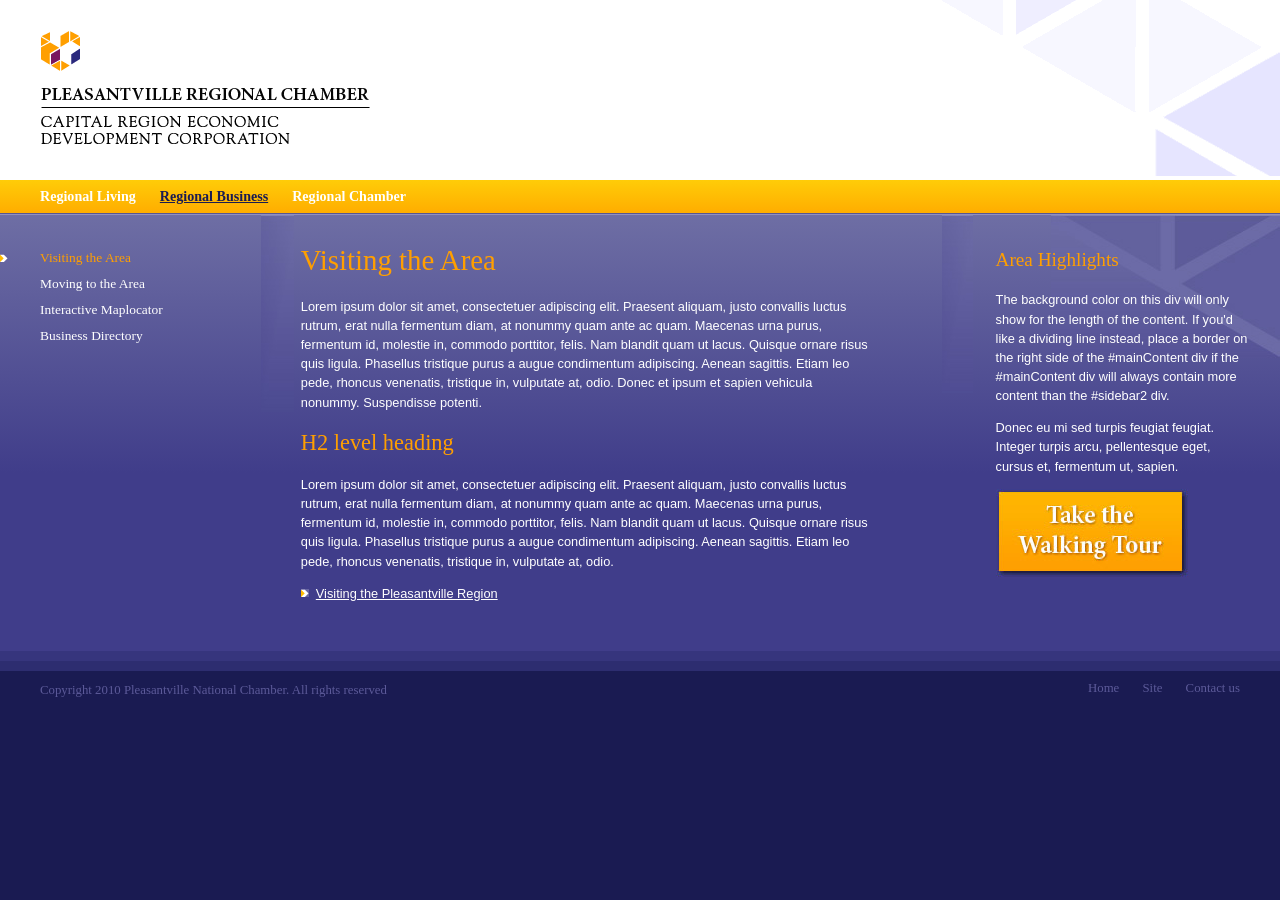
<file: H4/business.html>
<!DOCTYPE html>
<html lang="en">
<head>
<meta charset="utf-8" />
<meta name="viewport" content="width=device-width, initial-scale=1.0">
<title>Liquid taittotapa</title>
<link href="css/styles.css" rel="stylesheet" type="text/css" />
</head>

<body class="business visiting">
<div id="container">
  <div id="header">
    <h1>Pleasantville</h1>
	<a href="#"><img src="images/logo.gif" alt="Logo"></a>
	<ul>
		<li id="living"><a href="index.html">Regional Living</a></li>
		<li id="business"><a href="business.html">Regional Business</a></li>
		<li id="chamber"><a href="chamber.html">Regional Chamber</a></li>
	</ul>
	<br class="clearfloat">
  </div><!-- end #header -->
  <div id="mainWrap">
	<div id="sidebar1">
	<h3>Sidebar1 </h3>
		<ul>
			<li id="visiting"><a href="#">Visiting the Area</a></li>
			<li id="moving"><a href="#">Moving to the Area</a></li>
			<li id="maplocator"><a href="#">Interactive Maplocator</a></li>
			<li id="directory"><a href="#">Business Directory</a></li>
		</ul> 
	</div><!-- end #sidebar1 -->
	<div id="sidebar2">
		<h3>Area Highlights </h3>
		<p>
			The background color on this div will only show for the length of
			the content. If you'd like a dividing line instead, place a border
			on the right side of the #mainContent div if the #mainContent div
			will always contain more content than the #sidebar2 div.
		</p>
		<p>
			Donec eu mi sed turpis feugiat feugiat. Integer turpis arcu,
			pellentesque  eget, cursus et, fermentum ut, sapien.
		</p>
		<p>
        	<img src="images/walking_badge.jpg" alt="Walking padge">
    	</p>
	</div><!-- end #sidebar2 -->
	<div id="mainContent">
		<h1> Visiting the Area </h1>
		<p>
			Lorem ipsum dolor sit amet, consectetuer adipiscing elit. Praesent
			aliquam,  justo convallis luctus rutrum, erat nulla fermentum diam,
			at nonummy quam  ante ac quam. Maecenas urna purus, fermentum id,
			molestie in, commodo  porttitor, felis. Nam blandit quam ut lacus.
			Quisque ornare risus quis  ligula. Phasellus tristique purus a
			augue condimentum adipiscing. Aenean  sagittis. Etiam leo pede,
			rhoncus venenatis, tristique in, vulputate at,  odio. Donec et
			ipsum et sapien vehicula nonummy. Suspendisse potenti.
		</p>
		<h2>H2 level heading </h2>
		<p>
			Lorem ipsum dolor sit amet, consectetuer adipiscing elit. Praesent
			aliquam,  justo convallis luctus rutrum, erat nulla fermentum diam,
			at nonummy quam  ante ac quam. Maecenas urna purus, fermentum id,
			molestie in, commodo  porttitor, felis. Nam blandit quam ut lacus.
			Quisque ornare risus quis  ligula. Phasellus tristique purus a augue
			condimentum adipiscing. Aenean  sagittis. Etiam leo pede, rhoncus
			venenatis, tristique in, vulputate at, odio.
		</p>
		<p>
			<ul>
				<li><a href="#">Visiting the Pleasantville Region</a></ul>
			</ul>
		</p>
		</div><!-- end #mainContent -->
		<br class="clearfloat" />
	  </div>
	<div id="footer">
		<ul>
			<li><a href="#">Home</a></li>
			<li><a href="#">Site</a></li>
			<li><a href="#">Contact us</a></li>
		</ul>
		<p>Copyright 2010 Pleasantville National Chamber. All rights reserved</p>
	</div><!-- end #footer -->
	</div><!-- end #container -->
</body>
</html>
</file>
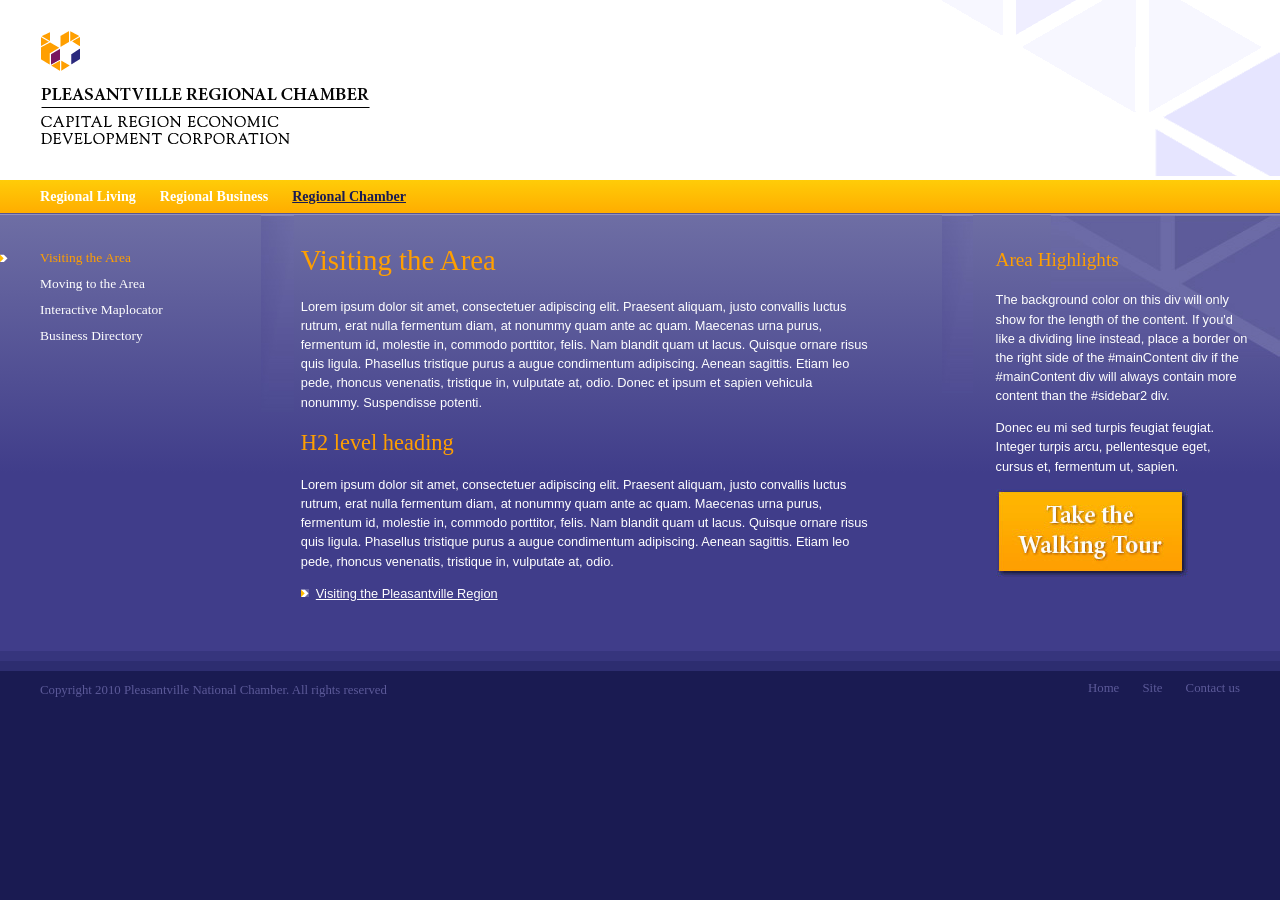
<file: H4/chamber.html>
<!DOCTYPE html>
<html lang="en">
<head>
<meta charset="utf-8" />
<meta name="viewport" content="width=device-width, initial-scale=1.0">
<title>Liquid taittotapa</title>
<link href="css/styles.css" rel="stylesheet" type="text/css" />
</head>

<body class="chamber visiting">
<div id="container">
  <div id="header">
    <h1>Pleasantville</h1>
	<a href="#"><img src="images/logo.gif" alt="Logo"></a>
	<ul>
		<li id="living"><a href="index.html">Regional Living</a></li>
		<li id="business"><a href="business.html">Regional Business</a></li>
		<li id="chamber"><a href="chamber.html">Regional Chamber</a></li>
	</ul>
	<br class="clearfloat">
  </div><!-- end #header -->
  <div id="mainWrap">
	<div id="sidebar1">
	<h3>Sidebar1 </h3>
		<ul>
			<li id="visiting"><a href="#">Visiting the Area</a></li>
			<li id="moving"><a href="#">Moving to the Area</a></li>
			<li id="maplocator"><a href="#">Interactive Maplocator</a></li>
			<li id="directory"><a href="#">Business Directory</a></li>
		</ul> 
	</div><!-- end #sidebar1 -->
	<div id="sidebar2">
		<h3>Area Highlights </h3>
		<p>
			The background color on this div will only show for the length of
			the content. If you'd like a dividing line instead, place a border
			on the right side of the #mainContent div if the #mainContent div
			will always contain more content than the #sidebar2 div.
		</p>
		<p>
			Donec eu mi sed turpis feugiat feugiat. Integer turpis arcu,
			pellentesque  eget, cursus et, fermentum ut, sapien.
		</p>
		<p>
        	<img src="images/walking_badge.jpg" alt="Walking padge">
    	</p>
	</div><!-- end #sidebar2 -->
	<div id="mainContent">
		<h1> Visiting the Area </h1>
		<p>
			Lorem ipsum dolor sit amet, consectetuer adipiscing elit. Praesent
			aliquam,  justo convallis luctus rutrum, erat nulla fermentum diam,
			at nonummy quam  ante ac quam. Maecenas urna purus, fermentum id,
			molestie in, commodo  porttitor, felis. Nam blandit quam ut lacus.
			Quisque ornare risus quis  ligula. Phasellus tristique purus a
			augue condimentum adipiscing. Aenean  sagittis. Etiam leo pede,
			rhoncus venenatis, tristique in, vulputate at,  odio. Donec et
			ipsum et sapien vehicula nonummy. Suspendisse potenti.
		</p>
		<h2>H2 level heading </h2>
		<p>
			Lorem ipsum dolor sit amet, consectetuer adipiscing elit. Praesent
			aliquam,  justo convallis luctus rutrum, erat nulla fermentum diam,
			at nonummy quam  ante ac quam. Maecenas urna purus, fermentum id,
			molestie in, commodo  porttitor, felis. Nam blandit quam ut lacus.
			Quisque ornare risus quis  ligula. Phasellus tristique purus a augue
			condimentum adipiscing. Aenean  sagittis. Etiam leo pede, rhoncus
			venenatis, tristique in, vulputate at, odio.
		</p>
		<p>
			<ul>
				<li><a href="#">Visiting the Pleasantville Region</a></ul>
			</ul>
		</p>
		</div><!-- end #mainContent -->
		<br class="clearfloat" />
	  </div>
	<div id="footer">
		<ul>
			<li><a href="#">Home</a></li>
			<li><a href="#">Site</a></li>
			<li><a href="#">Contact us</a></li>
		</ul>
		<p>Copyright 2010 Pleasantville National Chamber. All rights reserved</p>
	</div><!-- end #footer -->
	</div><!-- end #container -->
</body>
</html>
</file>
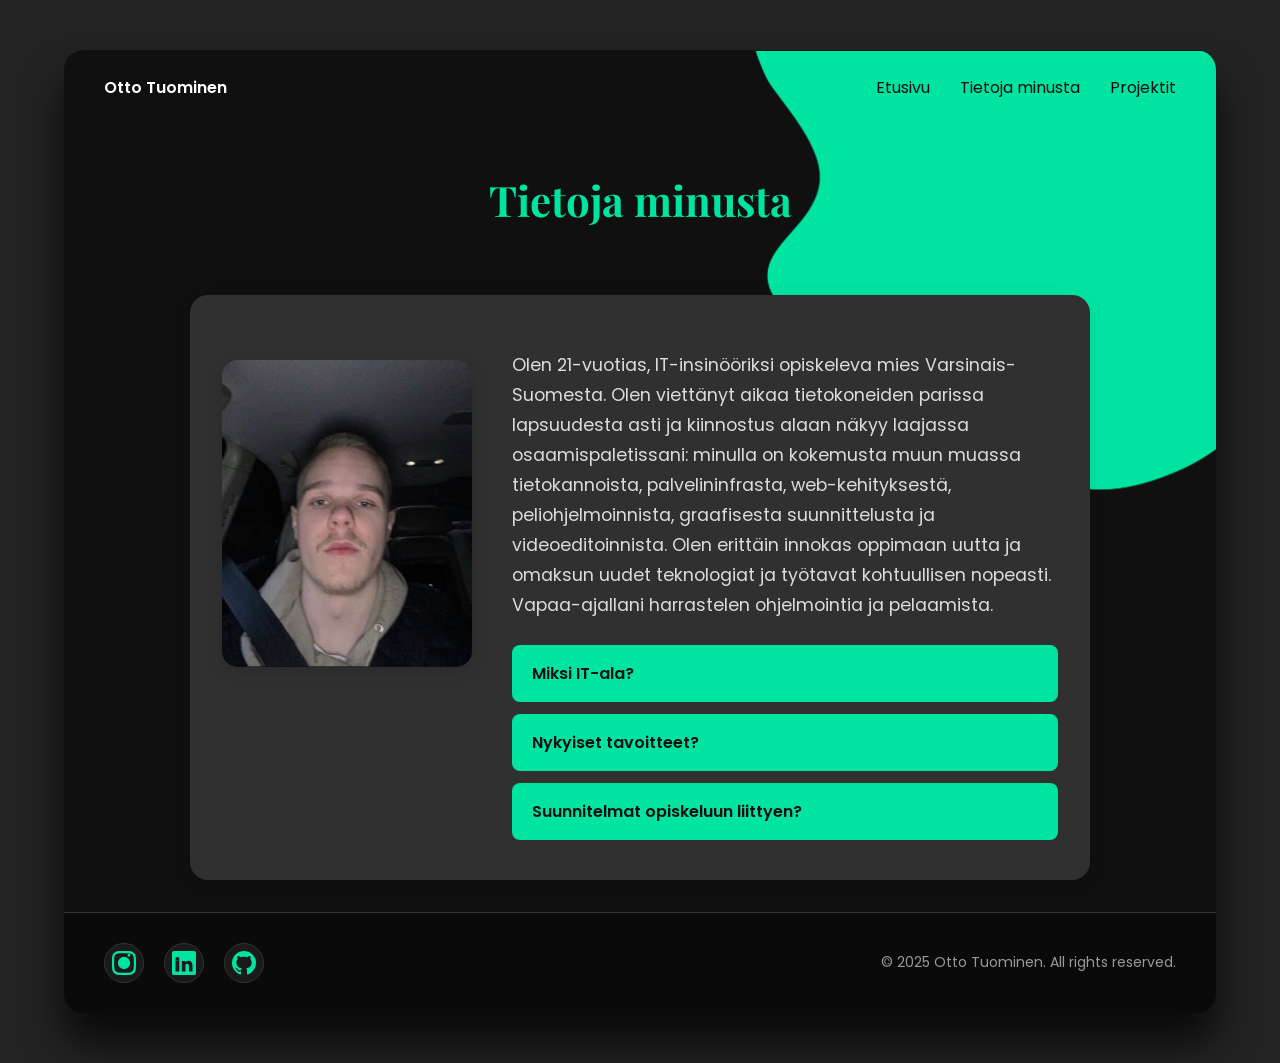
<file: H7/about.html>
<!DOCTYPE html>
<html lang="fi">
<head>
  <meta charset="UTF-8" />
  <meta name="viewport" content="width=device-width, initial-scale=1.0" />
  <title>Otto Tuominen</title>
  <link rel="stylesheet" href="css/styles.css" />
  <link rel="icon" type="image/png" href="images/background-items/logo.png"/>
  <link href="https://fonts.googleapis.com/css2?family=Poppins:wght@300;400;600&family=Playfair+Display:wght@700&display=swap" rel="stylesheet">
</head>

<body>
  <div class="container">

    <!-- Yläpalkki -->
    <nav class="navbar">
      <a class="logo" href="index.html">Otto Tuominen</a>
      <ul class="nav-links">
        <li><a href="index.html">Etusivu</a></li>
        <li><a href="about.html">Tietoja minusta</a></li>
        <li><a href="projects.html">Projektit</a></li>
      </ul>
    </nav>

    <!-- Pääsivu -->
    <section class="content">
      <img src="images/background-items/background.png" class="projects_bg" alt="bg">
      <h1 class="main_projects">Tietoja minusta</h1>

      <div class="about-section">
        <div class="about-image">
          <img src="images/aboutme/profile.png" alt="Otto Tuominen" style="max-width: 250px; border-radius: 16px; box-shadow: 0 4px 16px rgba(0,0,0,0.12);">
        </div>
        <div class="about-text">
          <h2></h2>
          <p>
            Olen 21-vuotias, IT-insinööriksi opiskeleva mies Varsinais-Suomesta. 
            Olen viettänyt aikaa tietokoneiden parissa lapsuudesta asti ja kiinnostus alaan näkyy laajassa osaamispaletissani: 
            minulla on kokemusta muun muassa tietokannoista, palvelininfrasta, web-kehityksestä, peliohjelmoinnista, graafisesta suunnittelusta ja videoeditoinnista. 
            Olen erittäin innokas oppimaan uutta ja omaksun uudet teknologiat ja työtavat kohtuullisen nopeasti. Vapaa-ajallani harrastelen ohjelmointia ja pelaamista.
          </p>

          <div class="faq-section">
            <button class="faq-question" type="button">Miksi IT-ala?</button>
            <div class="faq-answer" style="display:none;">
              <p>
                Olen viettänyt lapsuudesta asti aikaa tietokoneiden parissa ja 13-vuotiaana aloinkin kiinnostumaan suuresti ohjelmoinnista. Lähdinkin sitten ahkerasti tutkimaan internetin syövereistä tietoa ja opetusmateriaaleja
                ohjelmointiin liittyen. Pidin kuitenkin monta vuotta ohjelmointia ja muita tietotekniikkaan liittyviä asioita vain harrastuksena. Armeijassa sitten päätin hakea korkeakouluihin ja isäni ehdottikin minulle
                IT-alaa, sillä minulla on jo melko hyvä käsitys näistä asioista. Kävin pääsykokeissa ja valitsin tietysti ykköstoiveeni, eli LAB-ammattikorkeakoulun verkko-opinnot.
              </p>
            </div>
            <button class="faq-question" type="button">Nykyiset tavoitteet?</button>
            <div class="faq-answer" style="display:none;">
              <p>
                Tällä hetkellä keskityn suuresti sovellusten kehittämiseen. Tarkemmin discordiin harjoittelen tekemään botteja. Näille boteille voidaan esimerkiksi luoda komentoja, joita
                sen palvelimen jäsenet voivat käyttää. Tai sitten esimerkiksi botti voi tarkastaa onko jollakin palvelimen sisällöntuottajaksi merkityllä jäsenellä livestream päällä, ja ilmoittaa siitä
                omalla kanavallaan. Toteutan näitä botteja javascriptillä. 
            </p>
            </div>
            <button class="faq-question" type="button">Suunnitelmat opiskeluun liittyen?</button>
            <div class="faq-answer" style="display:none;">
              <p>
                Haluan kehittyä ohjelmoinnissa sekä tietoturvaan liittyvissä asioissa. Tietenkin panostan muuhunkin opiskeluun, mutta nuo kaksi ovat omia prioriteettejani.
                Suunnitelmiini toki kuuluu myös opintojen jälkeinen työllistyminen ja toivonkin pääseväni joskus ohjelmoimaan työkseni.
              </p>
            </div>
          </div>
        </div>
      </div>
    </section>

    <!-- Footteri -->
    <footer class="footer">
      <div class="social-links">
        <a href="https://instagram.com/tuomineotto" target="_blank" class="social-icon" title="Instagram">
          <svg width="24" height="24" viewBox="0 0 24 24" fill="currentColor">
            <path d="M12 2.163c3.204 0 3.584.012 4.85.07 3.252.148 4.771 1.691 4.919 4.919.058 1.266.069 1.645.069 4.849 0 3.205-.012 3.584-.069 4.849-.149 3.225-1.664 4.771-4.919 4.919-1.266.058-1.644.07-4.85.07-3.204 0-3.584-.012-4.849-.07-3.26-.149-4.771-1.699-4.919-4.92-.058-1.265-.07-1.644-.07-4.849 0-3.204.013-3.583.07-4.849.149-3.227 1.664-4.771 4.919-4.919 1.266-.057 1.645-.069 4.849-.069zm0-2.163c-3.259 0-3.667.014-4.947.072-4.358.2-6.78 2.618-6.98 6.98-.059 1.281-.073 1.689-.073 4.948 0 3.259.014 3.668.072 4.948.2 4.358 2.618 6.78 6.98 6.98 1.281.058 1.689.072 4.948.072 3.259 0 3.668-.014 4.948-.072 4.354-.2 6.782-2.618 6.979-6.98.059-1.28.073-1.689.073-4.948 0-3.259-.014-3.667-.072-4.947-.196-4.354-2.617-6.78-6.979-6.98-1.281-.059-1.69-.073-4.949-.073zM5.838 12a6.162 6.162 0 1112.324 0 6.162 6.162 0 01-12.324 0zM12 16a4 4 0 110-8 4 4 0 010 8zm4.965-10.322a1.44 1.44 0 110-2.881 1.44 1.44 0 010 2.881z"/>
          </svg>
        </a>
        <a href="https://linkedin.com/in/otto-tuominen-808b3a340" target="_blank" class="social-icon" title="LinkedIn">
          <svg width="24" height="24" viewBox="0 0 24 24" fill="currentColor">
            <path d="M20.447 20.452h-3.554v-5.569c0-1.328-.474-2.237-1.668-2.237-.909 0-1.451.612-1.688 1.203-.087.212-.11.508-.11.804v5.799h-3.554s.047-9.411 0-10.391h3.554v1.471c.46-.71 1.282-1.722 3.114-1.722 2.272 0 3.979 1.485 3.979 4.682v5.96zM5.337 9.432c-1.144 0-1.915-.758-1.915-1.708 0-.956.769-1.71 1.963-1.71 1.19 0 1.916.754 1.937 1.71 0 .95-.747 1.708-1.985 1.708zm1.946 11.02H3.48V9.041h3.803v11.411zM22.225 0H1.771C.792 0 0 .774 0 1.729v20.542C0 23.227.792 24 1.771 24h20.451C23.2 24 24 23.227 24 22.271V1.729C24 .774 23.2 0 22.225 0z"/>
          </svg>
        </a>
        <a href="https://github.com/tuomineotto" target="_blank" class="social-icon" title="GitHub">
          <svg width="24" height="24" viewBox="0 0 24 24" fill="currentColor">
            <path d="M12 0c-6.626 0-12 5.373-12 12 0 5.302 3.438 9.8 8.207 11.387.599.111.793-.261.793-.577v-2.234c-3.338.726-4.033-1.416-4.033-1.416-.546-1.387-1.333-1.756-1.333-1.756-1.089-.745.083-.729.083-.729 1.205.084 1.839 1.237 1.839 1.237 1.07 1.834 2.807 1.304 3.492.997.107-.775.418-1.305.762-1.604-2.665-.305-5.467-1.334-5.467-5.931 0-1.311.469-2.381 1.236-3.221-.124-.303-.535-1.524.117-3.176 0 0 1.008-.322 3.301 1.23.957-.266 1.983-.399 3.003-.404 1.02.005 2.047.138 3.006.404 2.291-1.552 3.297-1.23 3.297-1.23.653 1.653.242 2.874.118 3.176.77.84 1.235 1.911 1.235 3.221 0 4.609-2.807 5.624-5.479 5.921.43.372.823 1.102.823 2.222v 3.293c0 .319.192.694.801.576 4.765-1.589 8.199-6.086 8.199-11.386 0-6.627-5.373-12-12-12z"/>
          </svg>
        </a>
      </div>
      <p class="trademark">© 2025 Otto Tuominen. All rights reserved.</p>
    </footer>

  </div>
</body>
</html>
<script>

document.querySelectorAll('.faq-question').forEach(btn => {

  if (!btn.hasAttribute('aria-expanded')) btn.setAttribute('aria-expanded', 'false');

  btn.addEventListener('click', function() {
    const answer = btn.nextElementSibling;
    const isOpen = answer.style.display === 'block';

    answer.style.display = isOpen ? 'none' : 'block';
    btn.setAttribute('aria-expanded', (!isOpen).toString());
  });
});
</script>
</file>
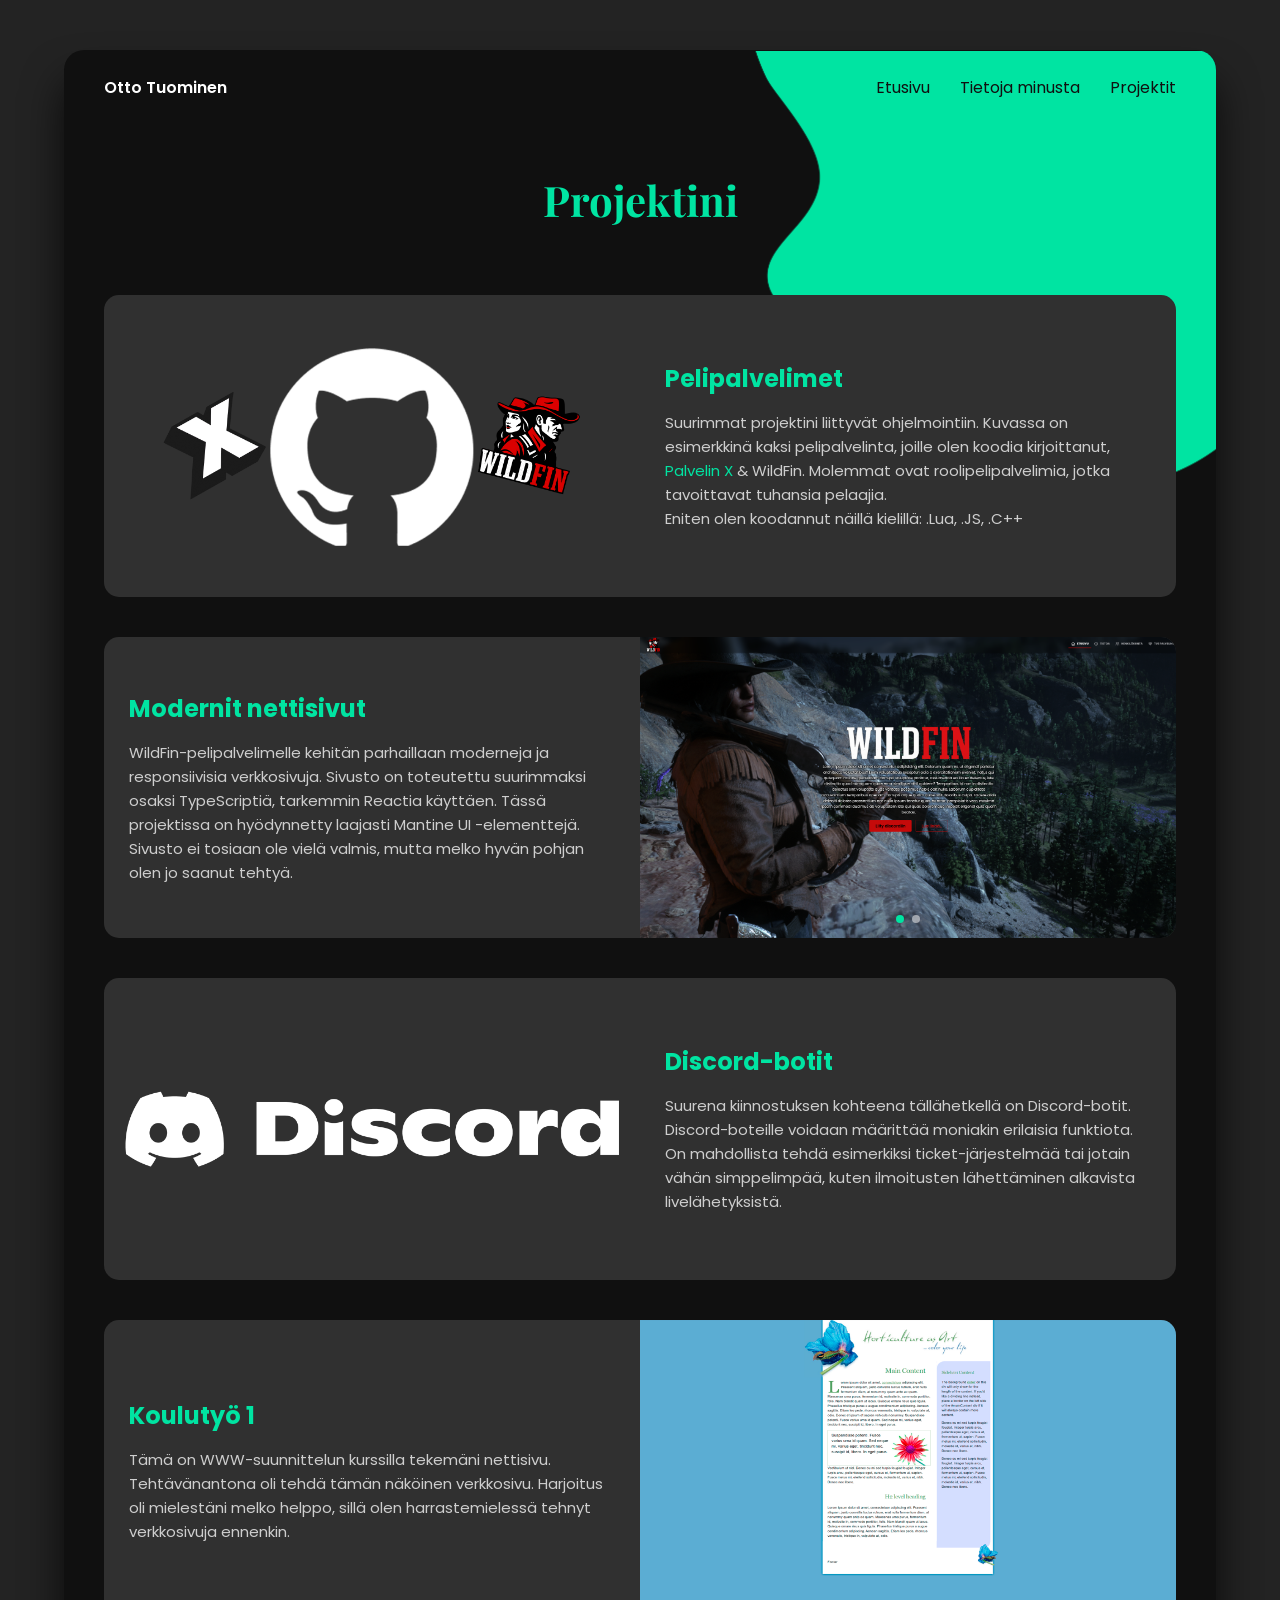
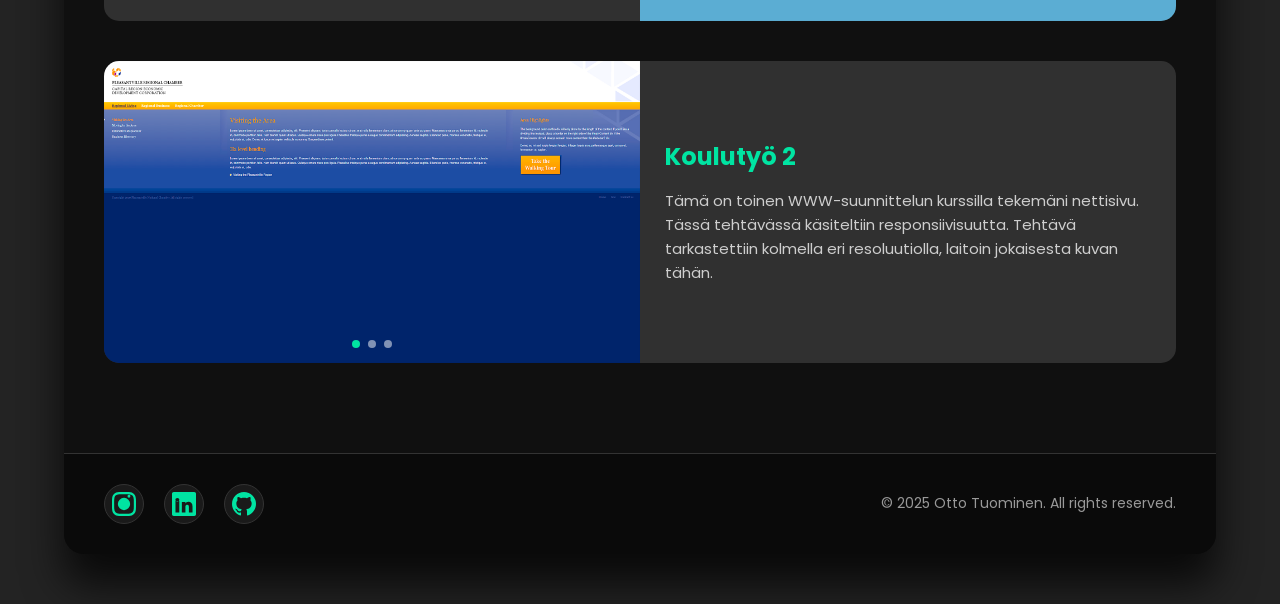
<file: H7/projects.html>
<!DOCTYPE html>
<html lang="fi">
<head>
  <meta charset="UTF-8" />
  <meta name="viewport" content="width=device-width, initial-scale=1.0" />
  <title>Otto Tuominen</title>
  <link rel="stylesheet" href="css/styles.css" />
  <link rel="icon" type="image/png" href="images/background-items/logo.png"/>
  <link href="https://fonts.googleapis.com/css2?family=Poppins:wght@300;400;600&family=Playfair+Display:wght@700&display=swap" rel="stylesheet">
</head>

<body>
  <div class="container">

    <!-- Yläpalkki -->
    <nav class="navbar">
      <a class="logo" href="index.html">Otto Tuominen</a>
      <ul class="nav-links">
        <li><a href="index.html">Etusivu</a></li>
        <li><a href="about.html">Tietoja minusta</a></li>
        <li><a href="projects.html">Projektit</a></li>
      </ul>
    </nav>

    <!-- Pääsivu -->
    <section class="content">
      <img src="images/background-items/background.png" class="projects_bg" alt="bg">
      <h1 class="main_projects">Projektini</h1>

      <div class="projects-grid">
        <div class="project-card">
          <img src="images/projects/project1.png" alt="Pelipalvelimet" style="object-position: center;">
          <div class="project-card-info">
            <h3>Pelipalvelimet</h3>
            <p>
              Suurimmat projektini liittyvät ohjelmointiin. Kuvassa on esimerkkinä kaksi pelipalvelinta, joille olen koodia kirjoittanut, <a href="https://palvelinx.fi">Palvelin X</a> & WildFin. 
              Molemmat ovat roolipelipalvelimia, jotka tavoittavat tuhansia pelaajia.
              <br>Eniten olen koodannut näillä kielillä: .Lua, .JS, .C++
            </p>
          </div>
        </div>

        <div class="project-card">
          <div class="project-carousel">
            <div class="carousel-images">
              <img src="images/projects/project2_1.png" alt="Projekti 2 - Slide 1" class="carousel-slide">
              <img src="images/projects/project2_2.png" alt="Projekti 2 - Slide 2" class="carousel-slide">
            </div>
            <button class="carousel-nav carousel-prev" aria-label="Previous slide">‹</button>
            <button class="carousel-nav carousel-next" aria-label="Next slide">›</button>
            <div class="carousel-dots-container">
              <div class="carousel-dot active" data-slide="0"></div>
              <div class="carousel-dot" data-slide="1"></div>
            </div>
          </div>
          <div class="project-card-info">
            <h3>Modernit nettisivut</h3>
            <p>
              WildFin-pelipalvelimelle kehitän parhaillaan moderneja ja responsiivisia verkkosivuja. Sivusto on toteutettu suurimmaksi osaksi TypeScriptiä, tarkemmin Reactia käyttäen. 
              Tässä projektissa on hyödynnetty laajasti Mantine UI -elementtejä. Sivusto ei tosiaan ole vielä valmis, mutta melko hyvän pohjan olen jo saanut tehtyä.
            </p>
          </div>
        </div>

        <div class="project-card">
          <img src="images/projects/project3.png" alt="Projekti 3">
          <div class="project-card-info">
            <h3>Discord-botit</h3>
            <p>
              Suurena kiinnostuksen kohteena tällähetkellä on Discord-botit. Discord-boteille voidaan määrittää moniakin erilaisia funktiota. On mahdollista
              tehdä esimerkiksi ticket-järjestelmää tai jotain vähän simppelimpää, kuten ilmoitusten lähettäminen alkavista livelähetyksistä.
            </p>
          </div>
        </div>

        <div class="project-card">
          <img src="images/projects/project4.png" alt="Projekti 4">
          <div class="project-card-info">
            <h3>Koulutyö 1</h3>
            <p>
              Tämä on WWW-suunnittelun kurssilla tekemäni nettisivu. Tehtävänantona oli tehdä tämän näköinen verkkosivu. Harjoitus oli mielestäni melko helppo, sillä olen 
              harrastemielessä tehnyt verkkosivuja ennenkin.
            </p>
          </div>
        </div>

        <div class="project-card">
          <div class="project-carousel">
            <div class="carousel-images">
              <img src="images/projects/project5_1.png" alt="Projekti 5 - Slide 1" class="carousel-slide">
              <img src="images/projects/project5_2.png" alt="Projekti 5 - Slide 2" class="carousel-slide">
              <img src="images/projects/project5_3.png" alt="Projekti 5 - Slide 3" class="carousel-slide">
            </div>
            <button class="carousel-nav carousel-prev" aria-label="Previous slide">‹</button>
            <button class="carousel-nav carousel-next" aria-label="Next slide">›</button>
            <div class="carousel-dots-container">
              <div class="carousel-dot active" data-slide="0"></div>
              <div class="carousel-dot" data-slide="1"></div>
              <div class="carousel-dot" data-slide="2"></div>
            </div>
          </div>
          <div class="project-card-info">
            <h3>Koulutyö 2</h3>
            <p>
              Tämä on toinen WWW-suunnittelun kurssilla tekemäni nettisivu. Tässä tehtävässä käsiteltiin responsiivisuutta. Tehtävä tarkastettiin kolmella eri resoluutiolla, laitoin jokaisesta kuvan tähän.
            </p>
          </div>
        </div>
      </div>
    </section>

    <!-- Footteri -->
    <footer class="footer">
      <div class="social-links">
        <a href="https://instagram.com/tuomineotto" target="_blank" class="social-icon" title="Instagram">
          <svg width="24" height="24" viewBox="0 0 24 24" fill="currentColor">
            <path d="M12 2.163c3.204 0 3.584.012 4.85.07 3.252.148 4.771 1.691 4.919 4.919.058 1.266.069 1.645.069 4.849 0 3.205-.012 3.584-.069 4.849-.149 3.225-1.664 4.771-4.919 4.919-1.266.058-1.644.07-4.85.07-3.204 0-3.584-.012-4.849-.07-3.26-.149-4.771-1.699-4.919-4.92-.058-1.265-.07-1.644-.07-4.849 0-3.204.013-3.583.07-4.849.149-3.227 1.664-4.771 4.919-4.919 1.266-.057 1.645-.069 4.849-.069zm0-2.163c-3.259 0-3.667.014-4.947.072-4.358.2-6.78 2.618-6.98 6.98-.059 1.281-.073 1.689-.073 4.948 0 3.259.014 3.668.072 4.948.2 4.358 2.618 6.78 6.98 6.98 1.281.058 1.689.072 4.948.072 3.259 0 3.668-.014 4.948-.072 4.354-.2 6.782-2.618 6.979-6.98.059-1.28.073-1.689.073-4.948 0-3.259-.014-3.667-.072-4.947-.196-4.354-2.617-6.78-6.979-6.98-1.281-.059-1.69-.073-4.949-.073zM5.838 12a6.162 6.162 0 1112.324 0 6.162 6.162 0 01-12.324 0zM12 16a4 4 0 110-8 4 4 0 010 8zm4.965-10.322a1.44 1.44 0 110-2.881 1.44 1.44 0 010 2.881z"/>
          </svg>
        </a>
        <a href="https://linkedin.com/in/otto-tuominen-808b3a340" target="_blank" class="social-icon" title="LinkedIn">
          <svg width="24" height="24" viewBox="0 0 24 24" fill="currentColor">
            <path d="M20.447 20.452h-3.554v-5.569c0-1.328-.474-2.237-1.668-2.237-.909 0-1.451.612-1.688 1.203-.087.212-.11.508-.11.804v5.799h-3.554s.047-9.411 0-10.391h3.554v1.471c.46-.71 1.282-1.722 3.114-1.722 2.272 0 3.979 1.485 3.979 4.682v5.96zM5.337 9.432c-1.144 0-1.915-.758-1.915-1.708 0-.956.769-1.71 1.963-1.71 1.19 0 1.916.754 1.937 1.71 0 .95-.747 1.708-1.985 1.708zm1.946 11.02H3.48V9.041h3.803v11.411zM22.225 0H1.771C.792 0 0 .774 0 1.729v20.542C0 23.227.792 24 1.771 24h20.451C23.2 24 24 23.227 24 22.271V1.729C24 .774 23.2 0 22.225 0z"/>
          </svg>
        </a>
        <a href="https://github.com/tuomineotto" target="_blank" class="social-icon" title="GitHub">
          <svg width="24" height="24" viewBox="0 0 24 24" fill="currentColor">
            <path d="M12 0c-6.626 0-12 5.373-12 12 0 5.302 3.438 9.8 8.207 11.387.599.111.793-.261.793-.577v-2.234c-3.338.726-4.033-1.416-4.033-1.416-.546-1.387-1.333-1.756-1.333-1.756-1.089-.745.083-.729.083-.729 1.205.084 1.839 1.237 1.839 1.237 1.07 1.834 2.807 1.304 3.492.997.107-.775.418-1.305.762-1.604-2.665-.305-5.467-1.334-5.467-5.931 0-1.311.469-2.381 1.236-3.221-.124-.303-.535-1.524.117-3.176 0 0 1.008-.322 3.301 1.23.957-.266 1.983-.399 3.003-.404 1.02.005 2.047.138 3.006.404 2.291-1.552 3.297-1.23 3.297-1.23.653 1.653.242 2.874.118 3.176.77.84 1.235 1.911 1.235 3.221 0 4.609-2.807 5.624-5.479 5.921.43.372.823 1.102.823 2.222v 3.293c0 .319.192.694.801.576 4.765-1.589 8.199-6.086 8.199-11.386 0-6.627-5.373-12-12-12z"/>
          </svg>
        </a>
      </div>
      <p class="trademark">© 2025 Otto Tuominen. All rights reserved.</p>
    </footer>

  </div>
</body>
</html>

<script>

document.querySelectorAll('.project-carousel').forEach((carousel) => {
  const carouselImages = carousel.querySelector('.carousel-images');
  const slides = Array.from(carousel.querySelectorAll('.carousel-slide'));
  const dots = carousel.querySelectorAll('.carousel-dot');
  const prevBtn = carousel.querySelector('.carousel-prev');
  const nextBtn = carousel.querySelector('.carousel-next');
  
  const slideCount = slides.length;
  let currentSlide = 0;
  let isTransitioning = false;
  
  const firstClone = slides[0].cloneNode(true);
  const lastClone = slides[slideCount - 1].cloneNode(true);
  carouselImages.appendChild(firstClone);
  carouselImages.insertBefore(lastClone, slides[0]);
  
  function updateCarousel(smooth = true) {
    carouselImages.style.transition = smooth ? 'transform 0.5s ease-in-out' : 'none';
    carouselImages.style.webkitTransition = smooth ? '-webkit-transform 0.5s ease-in-out' : 'none';
    carouselImages.style.transform = `translateX(-${(currentSlide + 1) * 100}%)`;
    carouselImages.style.webkitTransform = `translate3d(-${(currentSlide + 1) * 100}%, 0, 0)`;
    
    const dotIndex = currentSlide % slideCount;
    dots.forEach((dot, index) => {
      dot.classList.toggle('active', index === dotIndex);
    });
  }
  
  function nextSlide() {
    if (isTransitioning) return;
    isTransitioning = true;
    currentSlide++;
    updateCarousel(true);
    
    if (currentSlide === slideCount) {
      setTimeout(() => {
        currentSlide = 0;
        updateCarousel(false);
        isTransitioning = false;
      }, 500);
    } else {
      isTransitioning = false;
    }
  }
  
  function prevSlide() {
    if (isTransitioning) return;
    isTransitioning = true;
    currentSlide--;
    updateCarousel(true);
    
    if (currentSlide < 0) {
      setTimeout(() => {
        currentSlide = slideCount - 1;
        updateCarousel(false);
        isTransitioning = false;
      }, 500);
    } else {
      isTransitioning = false;
    }
  }
  
  prevBtn.addEventListener('click', prevSlide);
  nextBtn.addEventListener('click', nextSlide);
  
  dots.forEach((dot, index) => {
    dot.addEventListener('click', () => {
      currentSlide = index;
      updateCarousel(true);
      isTransitioning = false;
    });
  });
  
  let touchStartX = 0;
  let touchStartY = 0;
  let touchEndX = 0;
  let touchStartTime = 0;
  
  function onTouchStart(e) {
    if (isTransitioning) return;
    touchStartX = e.touches[0].clientX;
    touchStartY = e.touches[0].clientY;
    touchStartTime = Date.now();
  }
  
  function onTouchEnd(e) {
    if (isTransitioning) return;
    touchEndX = e.changedTouches[0].clientX;
    const touchEndY = e.changedTouches[0].clientY;
    const touchDuration = Date.now() - touchStartTime;
    handleSwipe(touchEndY, touchDuration);
  }
  
  function handleSwipe(touchEndY, touchDuration) {
    const swipeThreshold = 50;
    const diff = touchStartX - touchEndX;
    const verticalDiff = Math.abs(touchEndY - touchStartY);
    
    if (verticalDiff > 30 || touchDuration > 500) return;
    
    if (Math.abs(diff) > swipeThreshold) {
      if (diff > 0) {
        nextSlide();
      } else {
        prevSlide();
      }
    }
  }
  
  carousel.addEventListener('touchstart', onTouchStart, { passive: true });
  carousel.addEventListener('touchend', onTouchEnd, { passive: true });
  
  updateCarousel(false);
});
</script>
</file>
<file: H3/css/styles.css>
body {
  font: 100% "Helvetica Neue", Helvetica, Arial, sans-serif;
  line-height: 1.5;
  background: #7f98c3;
  margin: 0;
  padding: 0;
  text-align: center;
  color: #000000;
}

p { 
  font-size: 85%;
} 

h1, h2, h3, h4 { 
  font-family: Georgia, "Times New Roman", Times, serif;
  font-weight: normal; 
  color: #628958; 
  letter-spacing: -0.04em;
} 

#wrapper {
  width: 700px;
  margin: 0 auto 25px auto;
  padding-bottom: 10px;
  background-image: url(../images/page_bottom.jpg);
  background-repeat: no-repeat;
  background-position: center bottom;
  position: relative;
}

#container {
  padding: 0 9px;
  text-align: left;
  background-image: url(../images/body_back.jpg);
  background-repeat: repeat-y;
}

#header {
  background: #fff;
  padding: 40px 0 20px 150px;
}

a img {
  border: none;
}

#sidebar1 {
  float: right;
  width: 185px;
  padding: 15px 20px;
  background-image: url(../images/corner_tl.gif);
  background-repeat: no-repeat;
}

#mainContent {
  margin: 0;
  padding: 0 20px;
  width: 412px;
  float: left;
}

#mainContent h1 {
  font-size: 180%;
  text-align: right;
  margin-right: 20px;
}

#mainContent h2 {
  font-size: 150%;
  margin-top: 35px;
  text-align: right;
  margin-right: 20px;
}

#mainContent a {
    color: #628958;
};


h3 {
  font-size: 130%;
}

.pod {
  float: left;
  padding: 10px 5px 0 15px;
  border: solid 1px #628958
}

#footer {
  padding: 70px 0 30px 20px;
  background: #fff;
  background-image: url(../images/corner_br.jpg);
  background-repeat: no-repeat;
  background-position: 457.3px 0px;
  position: relative;
}

#footer p {
  margin: 0;
  padding: 10px 0;
}

#footer .overhang {
  background-image: url(../images/sm_flower.png);
  background-repeat: no-repeat;
  width: 84px;
  height: 100px;
  top: 10px;
  left: 620px;
}

.fltrt {
  /* this class can be used to float an element right in your page. The floated element must precede the element it should be next to on the page. */
  float: right;
  margin-left: 8px;
}

.fltlft {
  /* this class can be used to float an element left in your page */
  float: left;
  margin-right: 8px;
}

.clearfloat {
  /* this class should be placed on a div or break element and should be the final element before the close of a container that should fully contain a float */
  clear: both;
  height: 0;
  font-size: 1px;
  line-height: 0px;
}

.overhang {
  position: absolute;
  top: 0;
  left: -65px;
}

#sidebar1 a {
  color: #628958;
  font-weight: bold;
}

.firstletter {
  color: #628958;
  float: left;
  font-family: Georgia;
  font-size: 75px;
  line-height: 50px;
  padding: 4px 8px 0 0;
}
</file>
<file: H4/css/styles.css>
@charset "utf-8";
body  {
	font: 100% Georgia, "Times New Roman", Times, serif;
	background: #1a1b52;
	margin: 0; 
	padding: 0;
	color: #000000;
}
#container { 
	width: 100%;
	text-align: left;
	font-size: 80%;
} 
#header { 
	background: #fff url(../images/logo_background.gif) no-repeat right top; 
	border-bottom: 1px solid #9290bf
} 

#header h1 {
	display: none;
}

#header img {
	margin: 31px 0 31px 40px;
}

#header ul {
	margin: 0;
	padding: 0;
	list-style: none;
	float: left;
	width: 100%;
	background-image: linear-gradient(#ffcc08, #ffad00);
	border-bottom: 1px solid #575691;
	box-sizing: border-box;
}

#header li {
	font-size: 110%;
	float: left;
}

#header li#living {
	padding-left: 28px;
}

#header li a:hover, #header li a:active, #header li a:focus {
color: #1B1A52;
}

#header li a {
	float: left;
	display: block;
	padding: 8px 12px;
	text-decoration: none;
	font-weight: bold;
	color: #fff;
}

.living #living a, .business #business a, .chamber #chamber a { 
	color: #1A1B52;
	font-weight: bold;
	text-decoration: underline;
} 

a img {
	border: 0;
}

#mainWrap {
	background-image: linear-gradient(#6e6ea4, #403d8a 258px);
	padding-bottom: 20px;
	border-bottom: 10px solid #36357D;
}

#sidebar1 {
	float: left;
	width: 23%; 
	padding: 15px 0; 
	background: url(../images/side1_back.jpg) no-repeat right top;
	min-height: 200px;
}

#sidebar1 h3 {
	display: none;
}

#sidebar1 ul {
	font-size: 105%;
	margin: 15px 35px 0 0;
	padding: 0px;
	list-style: none;
} 

#sidebar1 li a {
	color: #FFF;
	text-decoration: none;
	display: block;
	padding: 5px 0px 5px 40px;
} 

.visiting #visiting a, .moving #moving a, .maplocator #maplocator a,
.directory #directory a {
	background: url(../images/arrow.gif) no-repeat left center;
	color: #FF9F00;
} 

#sidebar1 li a:hover, #sidebar1 li a:active, #sidebar1 li a:focus {
	color: #FF9F00;
}

p, #mainContent ul, #mainContent ol {
	font-family: Arial, Helvetica, sans-serif;
	line-height: 1.5;
	color: #FFF;
}

h1, h2, h3, h4 {
	color: #FF9F00;
	font-weight: normal;
} 

#sidebar2 {
	float: right; 
	width: 23%; 
	padding: 15px 0; 
	background: url(../images/side2_back.jpg) no-repeat right top;
	min-height: 145px;
}

#sidebar2 p, #sidebar2 h3 {
	margin-left: 10px;
	margin-right: 30px;
} 

#mainContent { 
	margin: 0 24% 0 23.5%;
	padding-top: 10px;
	background: url(../images/content_back.jpg) no-repeat right top;
	padding-right:100px;
}

#mainContent ul {
	margin:0;
	padding:0;
	list-style: none;
}

#mainContent li {
	background: url(../images/arrow.gif) no-repeat left
	center; padding-left: 15px;
} 

#footer {
	padding: 0 30px 0 40px;
	border-top: 10px solid #2D2D70;
} 

#footer p {
	margin: 0;
	padding: 10px 0;
	font-family: Georgia, "Times New Roman", Times, serif;
	color: #5C5A99;
	width: 59%;
} 

#footer ul {
	margin: 0px;
	padding: 0px;
	float: right;
	width: auto;
	list-style: none;
} 

#footer li {
	display: inline-block;
} 

#footer li a {
	display: block;
	padding: 10px;
	color: #5C5A99;
	text-decoration: none;
}

#footer li a:hover, #footer li a:active, #footer li a:focus {
	color: #FF9F00;
} 

a {
	color: #FFF;
	text-decoration: underline;
}

a:hover, a:active, a:focus {
	text-decoration: none;
} 

h1 {
	font-size: 225%;
}

h2 {
	font-size: 175%;
}

h3 {
	font-size: 150%;
}

h4 {
	font-size: 135%;
}

.fltrt {
	float: right;
	margin-left: 8px;
}
.fltlft {
	float: left;
	margin-right: 8px;
}
.clearfloat {
	clear:both;
    height:0;
    font-size: 1px;
    line-height: 0px;
}

/* MOBILE FIX */
@media screen and (max-width: 600px) {

    /* Remove floats */
    #sidebar1,
    #sidebar2,
    #mainContent,
    #header ul,
    #footer ul {
        float: none !important;
        width: 100% !important;
        margin: 0 !important;
        padding: 0 20px !important;
        box-sizing: border-box;
    }

    /* Main content needs its own override */
    #mainContent {
        background-position: center top !important;
        padding-right: 20px !important;
    }

    /* Sidebar text spacing */
    #sidebar2 p,
    #sidebar2 h3,
    #sidebar1 ul {
        margin-left: 0 !important;
        margin-right: 0 !important;
    }

    /* Navigation */
    #header li {
        float: none !important;
        display: block;
        text-align: center;
    }

    /* Footer */
    #footer p {
        width: 100% !important;
        text-align: center;
        padding: 10px 0 !important;
    }

    #footer li {
        display: inline-block;
    }

    #footer ul {
        text-align: center;
    }
}


@media screen and (max-width: 1024px) {
    #sidebar1,
    #sidebar2 {
        width: 30%;
        padding: 10px 0;
    }

    #mainContent {
        margin: 0 30% 0 30%;
        padding-right: 40px;
    }

    #footer p {
        width: 100%;
    }

    #footer ul {
        width: auto;
    }
}
</file>
<file: H6/css/styles.css>
@charset "UTF-8";
/* Variables */
/* BASE */
* {
  margin: 0;
  padding: 0;
}

body {
  background-color: #303030;
}

.hamburger-menu .menu, .card-overlay, .card-img {
  height: 100%;
  width: 100%;
}

/* Layout */
.header {
  color: #fff;
  width: 100%;
  height: 100vh;
  position: relative;
  background: linear-gradient(rgba(0, 0, 0, 0.6), rgba(0, 0, 0, 0.3)), url(../images/bg.jpg) no-repeat center;
  background-size: cover;
}
.header .brand {
  display: flex;
  align-items: center;
  position: absolute;
  top: 15%;
  left: 50%;
  transform: translate(-50%, -50%);
}
.header-banner {
  color: #fff;
  position: absolute;
  top: 50%;
  left: 50%;
  transform: translate(-50%, -50%);
}

.about-us {
  height: 90vh;
  display: flex;
  align-items: center;
}
.about-us-left {
  width: 40%;
  position: relative;
}
.about-us-left img {
  width: 100%; /* this makes image to be responsive */
}
.about-us-right {
  width: 60%;
  display: flex;
  flex-direction: column;
  align-items: center;
  padding: 0 100px;
  box-sizing: border-box;
}
.about-us-right .stars {
  margin: 30px 0;
}
.about-us-right .star {
  font-size: 15px;
  color: #d8ae53;
  margin-left: 10px;
}
.about-us-right .description {
  font-family: Roboto, sans-serif;
  font-size: 20px;
  font-style: italic;
  color: #ccc;
  text-align: justify;
}
.about-us-right .description::first-letter {
  padding-left: 40px;
}

.gallery .cards-wrapper {
  display: flex;
  flex-wrap: wrap;
}

.footer {
  padding: 70px 0;
  display: flex;
  justify-content: center;
  align-items: center;
  flex-direction: column;
}
.footer-header {
  display: flex;
  align-items: center;
  margin-bottom: 70px;
}
.footer-copyright-paragraph {
  font-family: Roboto, sans-serif;
  font-size: 18px;
  color: #ccc;
  font-weight: 300;
  letter-spacing: 2px;
  text-transform: capitalize;
}

.social-media {
  display: flex;
  width: 300px;
  justify-content: space-between;
  margin-bottom: 70px;
}
.social-media-item {
  list-style: none;
}
.social-media-link {
  text-decoration: none;
  font-size: 50px;
  color: #ccc;
  transition: color 0.5s;
  -webkit-transition: color 0.5s;
  -moz-transition: color 0.5s;
  -ms-transition: color 0.5s;
  -o-transition: color 0.5s;
}
.social-media-link:hover {
  color: #d8ae53;
}

.navbar-navigation {
  display: flex;
  position: relative;
  z-index: 5;
}
.navbar-navigation-left {
  width: 50vw;
  height: 100vh;
  background-color: #303030;
  position: fixed;
  left: -50vw;
  transition: left 0.7s ease-in-out;
}
.navbar-navigation-left .left-img {
  width: 50%;
  position: absolute;
  border-radius: 15px;
  -webkit-border-radius: 15px;
  -moz-border-radius: 15px;
  -ms-border-radius: 15px;
  -o-border-radius: 15px;
  box-shadow: 0 15px 40px rgba(0, 0, 0, 0.5);
  opacity: 0.8;
}
.navbar-navigation-left .left-img-1 {
  top: 15%;
  left: 15%;
}
.navbar-navigation-left .left-img-2 {
  top: 35%;
  left: 25%;
}
.navbar-navigation-left .left-img-3 {
  top: 55%;
  left: 35%;
}
.navbar-navigation-right {
  width: 50vw;
  height: 100vh;
  background-color: rgb(35.25, 35.25, 35.25);
  position: fixed;
  right: -50vw;
  display: flex;
  justify-content: center;
  align-items: center;
  transition: right 0.7s ease-in-out;
}
.navbar-navigation .nav-list-item {
  list-style: none;
}
.navbar-navigation .nav-list-link {
  font-family: "Marck Script", cursive;
  font-size: 50px;
  font-weight: 300;
  letter-spacing: 2px;
  text-transform: capitalize;
  color: #ccc;
  text-decoration: none;
  display: block;
  margin: 20px;
  text-align: center;
  transition: all 0.7s;
  -webkit-transition: all 0.7s;
  -moz-transition: all 0.7s;
  -ms-transition: all 0.7s;
  -o-transition: all 0.7s;
}
.navbar-navigation .nav-list-link:hover {
  color: #d8ae53;
  letter-spacing: 5px;
}

.checkbox:checked ~ .navbar-navigation .navbar-navigation-left {
  left: 0;
}

.checkbox:checked ~ .navbar-navigation .navbar-navigation-right {
  right: 0;
}

.checkbox:checked ~ .hamburger-menu .menu {
  transform: rotate(90deg);
}

.checkbox:checked ~ .hamburger-menu .menu-line-1 {
  transform: rotate(-40deg);
}

.checkbox:checked ~ .hamburger-menu .menu-line-2 {
  opacity: 0;
}

.checkbox:checked ~ .hamburger-menu .menu-line-3 {
  transform: rotate(40deg);
}

/* COMPONENTS */
.checkbox {
  display: none;
}

.logo {
  font-size: 70px;
  color: #d8ae53;
  display: block;
  width: 110px;
  height: 110px;
  text-decoration: none;
  border: 4px solid #d8ae53;
  border-radius: 50%;
  display: flex; /* this actually overrides the display: block */
  justify-content: center;
  align-items: center;
  display: flex;
  justify-content: center;
  align-items: center;
}

.main-name {
  font-family: "Marck Script", cursive;
  font-size: 50px;
  color: #ccc;
  text-align: center;
  font-weight: 300;
  letter-spacing: 2px;
  text-transform: none;
}

.sub-name {
  font-family: Roboto, sans-serif;
  font-size: 18px;
  color: #ccc;
  text-align: center;
  font-weight: 300;
  letter-spacing: 2px;
  text-transform: uppercase;
}

.main-heading {
  font-family: "Marck Script", cursive;
  font-size: 100px;
  font-weight: 300;
  color: #d8ae53;
  margin-bottom: 40px;
  text-align: center;
}

.sub-heading {
  font-family: Roboto, sans-serif;
  font-size: 60px;
  font-weight: 300;
  color: #ccc;
  margin-bottom: 80px;
}

.main-btn {
  width: 200px;
  height: 45px;
  font-family: Roboto, sans-serif;
  font-size: 16px;
  text-transform: uppercase;
  letter-spacing: 1px;
  color: #ccc;
  background-color: transparent;
  border: 1px solid #d8ae53;
  outline: none;
  cursor: pointer;
  transition: all 0.5s;
  display: block;
  margin: 0 auto;
}
.main-btn:hover {
  background-color: #d8ae53;
  color: #303030;
}

.card {
  width: 33.3333%;
  height: 33.3333vw;
  position: relative;
  overflow: hidden;
}
.card:hover .card-overlay {
  left: 0;
}
.card-img {
  object-fit: cover;
}
.card-overlay {
  position: absolute;
  top: 0;
  left: -100%;
  background-color: rgba(216, 174, 83, 0.6);
  color: #fff;
  display: flex;
  justify-content: center;
  align-items: center;
  flex-direction: column;
  z-index: 10;
  transition: left 0.5s;
  -webkit-transition: left 0.5s;
  -moz-transition: left 0.5s;
  -ms-transition: left 0.5s;
  -o-transition: left 0.5s;
}
.card-overlay-heading {
  font-family: Raleway, sans-serif;
  font-size: 50px;
  text-align: center;
  font-weight: 300;
  letter-spacing: 2px;
  text-transform: capitalize;
}
.card-overlay-paragraph {
  font-family: Roboto, sans-serif;
  font-size: 30px;
  font-weight: 300;
  letter-spacing: 2px;
  text-transform: capitalize;
  margin: 30px;
}
.card-overlay-btn {
  width: 150px;
  height: 40px;
  color: #d8ae53;
  background-color: #fff;
  font-family: Raleway, sans-serif;
  font-size: 16px;
  font-weight: bold;
  text-transform: uppercase;
  letter-spacing: 1px;
  border: 1px solid #d8ae53;
  border-radius: 20px;
  outline: none;
  cursor: pointer;
}

.hamburger-menu {
  width: 40px;
  height: 40px;
  position: fixed;
  top: 5%;
  right: 5%;
  z-index: 50;
}
.hamburger-menu .menu {
  display: flex;
  flex-direction: column;
  justify-content: space-around;
  cursor: pointer;
  transition: transform 0.5s;
}
.hamburger-menu .menu-line {
  width: 100%;
  height: 3px;
  background-color: #d8ae53;
  transform-origin: right;
  transition: all 0.5s 0.5s;
}

/* RESPONSIIVISUUS SÄÄDÖT 
Koen, että on selkeämpää säätää näitä tekemällä oma tiedosto näille säädöille.*/
@media (max-width: 900px) {
  .header .brand {
    top: 10%;
  }
  .main-heading {
    font-size: 70px;
  }
  .sub-heading {
    font-size: 35px;
    margin-bottom: 50px;
    text-align: center;
  }
  .about-us {
    height: auto;
    padding: 50px 0;
    flex-direction: column;
  }
  .about-us-left {
    width: 80%;
    margin-bottom: 30px;
  }
  .about-us-right {
    width: 90%;
    padding: 0 30px;
  }
  .about-us-right .description {
    font-size: 18px;
  }
  .card {
    width: 50%;
    height: 50vw;
  }
  .card-overlay-heading {
    font-size: 35px;
  }
  .card-overlay-paragraph {
    font-size: 20px;
    margin: 20px;
  }
  .navbar-navigation-left, .navbar-navigation-right {
    width: 50vw;
  }
  .navbar-navigation .nav-list-link {
    font-size: 35px;
    margin: 15px;
  }
  .footer {
    padding: 40px 0;
  }
  .footer-header {
    margin-bottom: 40px;
  }
  .social-media {
    width: 250px;
    margin-bottom: 40px;
  }
  .social-media-link {
    font-size: 35px;
  }
}
@media (max-width: 600px) {
  .logo {
    font-size: 50px;
    width: 80px;
    height: 80px;
    border: 3px solid #d8ae53;
  }
  .main-name {
    font-size: 35px;
  }
  .sub-name {
    font-size: 14px;
  }
  .header-banner {
    top: 55%;
    width: 60%;
  }
  .main-heading {
    font-size: 40px;
    margin-bottom: 20px;
  }
  .sub-heading {
    font-size: 25px;
    margin-bottom: 30px;
    text-align: center;
  }
  .main-btn {
    width: 150px;
    height: 40px;
    font-size: 14px;
  }
  .about-us {
    padding: 30px 0;
  }
  .about-us-left {
    width: 90%;
  }
  .about-us-right {
    width: 100%;
    padding: 0 20px;
  }
  .about-us-right .stars {
    margin: 20px 0;
  }
  .about-us-right .star {
    font-size: 12px;
    margin-left: 5px;
  }
  .about-us-right .description {
    font-size: 16px;
  }
  .about-us-right .description::first-letter {
    padding-left: 20px;
  }
  .card {
    width: 100%;
    height: 100vw;
  }
  .card-overlay-heading {
    font-size: 30px;
  }
  .card-overlay-paragraph {
    font-size: 18px;
    margin: 15px;
  }
  .card-overlay-btn {
    width: 120px;
    height: 35px;
    font-size: 14px;
  }
  .navbar-navigation-left {
    width: 100vw;
    left: -100vw;
  }
  .navbar-navigation-left .left-img {
    width: 40%;
  }
  .navbar-navigation-left .left-img-1 {
    top: 10%;
    left: 10%;
  }
  .navbar-navigation-left .left-img-2 {
    top: 30%;
    left: 20%;
  }
  .navbar-navigation-left .left-img-3 {
    top: 50%;
    left: 30%;
  }
  .navbar-navigation-right {
    width: 100vw;
    right: -100vw;
  }
  .navbar-navigation .nav-list-link {
    font-size: 30px;
    margin: 10px;
  }
  .checkbox:checked ~ .navbar-navigation .navbar-navigation-left {
    left: 0;
  }
  .checkbox:checked ~ .navbar-navigation .navbar-navigation-right {
    right: 0;
  }
  .hamburger-menu {
    width: 35px;
    height: 35px;
  }
  .hamburger-menu .menu-line {
    height: 2px;
  }
  .footer {
    padding: 30px 0;
  }
  .footer-header {
    margin-bottom: 30px;
  }
  .footer-copyright-paragraph {
    font-size: 14px;
    padding: 0 20px;
    text-align: center;
  }
  .social-media {
    width: 200px;
    margin-bottom: 30px;
  }
  .social-media-link {
    font-size: 30px;
  }
}/*# sourceMappingURL=styles.css.map */
</file>
<file: H7/css/styles.css>
* {
  margin: 0;
  padding: 0;
  box-sizing: border-box;
}

body {
  background: #232323;
  font-family: "Poppins", sans-serif;
}

.container {
  width: 90%;
  max-width: 1200px;
  background: #101010;
  margin: 50px auto;
  border-radius: 20px;
  overflow: hidden;
  box-shadow: 0 30px 40px rgba(0, 0, 0, 0.735);
}

/* NAVBAR */
.navbar {
  display: flex;
  justify-content: space-between;
  align-items: center;
  padding: 25px 40px;
  position: relative;
}

.navbar .logo {
  font-weight: 600;
  color: #ffffff;
}

.nav-links {
  display: flex;
  gap: 30px;
  list-style: none;
  position: relative;
  z-index: 10;
}

.nav-links a {
  text-decoration: none;
  color: #101010;
  font-weight: 400;
}



/* Pääsivu */

.content {
  display: flex;
  align-items: center;
  padding: 40px;
  position: relative;
}

.left {
  flex: 1;
  padding-right: 40px;
}

.role {
  color: #00e4a2;
  font-size: 20px;
  font-weight: 600;
  margin-bottom: 20px;
  text-shadow: 0.5px 0.5px 0.5px #333;
}

h1 {
  font-family: "Playfair Display", serif;
  font-size: 60px;
  line-height: 1.2;
  margin-bottom: 25px;
  color: white;
}

.description {
  color: #c2c2c2;
  max-width: 480px;
  margin-bottom: 30px;
}

.buttons {
  display: flex;
  gap: 15px;
}

.btn {
  padding: 10px 22px;
  border-radius: 8px;
  cursor: pointer;
  font-weight: 500;
  text-decoration: none;
}

.primary {
  background: #00e4a2;
  color: black;
}

.secondary {
  border: 2px solid #ffffff;
  color: #ffffff;
}

.right {
  flex: 1;
  position: relative;   
  overflow: visible;
  z-index: 1;
  height: 500px;
}

.back_img {
  position: absolute;
  bottom: -5.5rem;
  right: -2.5rem;
  width: 650px;
  height: auto;
  z-index: 2;
  pointer-events: none;
}

.tips {
  opacity: 1;
  transform: translateY(0);
  transition: opacity 0.6s ease, transform 0.6s ease;
  position: relative;
  z-index: 10;
  -webkit-transition: opacity 0.6s ease, transform 0.6s ease;
  -moz-transition: opacity 0.6s ease, transform 0.6s ease;
  -ms-transition: opacity 0.6s ease, transform 0.6s ease;
  -o-transition: opacity 0.6s ease, transform 0.6s ease;
  -webkit-transform: translateY(0);
  -moz-transform: translateY(0);
  -ms-transform: translateY(0);
  -o-transform: translateY(0);
}

.tips.hidden {
  opacity: 0;
  transform: translateY-(20px);
  pointer-events: auto;
  -webkit-transform: translateY-(20px);
  -moz-transform: translateY-(20px);
  -ms-transform: translateY-(20px);
  -o-transform: translateY-(20px);
}

.tip {
  color: #00e4a2;
  font-size: 25px;
  text-align: center;
}

.arrow {
  width: 100px;
  height: auto;
  display: block;
  margin-top: -15px;
  margin-left: auto;
  margin-right: auto;
}


.projects {
  padding: 60px 40px;
  background: #101010;
  opacity: 0;
  transform: translateZ(0) translateY(-20px);
  transition: opacity 0.6s ease, transform 0.6s ease;
  pointer-events: none;
  -webkit-transition: opacity 0.6s ease, transform 0.6s ease;
  -moz-transition: opacity 0.6s ease, transform 0.6s ease;
  -ms-transition: opacity 0.6s ease, transform 0.6s ease;
  -o-transition: opacity 0.6s ease, transform 0.6s ease;
  -webkit-transform: translateZ(0) translateY(-20px);
  -moz-transform: translateZ(0) translateY(-20px);
  -ms-transform: translateZ(0) translateY(-20px);
  -o-transform: translateZ(0) translateY(-20px);
  position: relative;
  z-index: 5;
}

.projects.visible {
  opacity: 1;
  transform: translateY(0);
  pointer-events: auto;
  z-index: 20;
}

a {
  color: #00e4a2;
  text-decoration: none;
}

.projects h2 {
  color: #ffffff;
  font-size: 36px;
  margin-bottom: 40px;
  text-align: center;
}

.carousel-container {
  position: relative;
  max-width: 900px;
  margin: 0 auto;
  overflow: hidden;
  border-radius: 15px;
  touch-action: manipulation;
  -webkit-user-select: none;
  user-select: none;
}

.carousel {
  display: flex;
  transition: transform 0.5s ease-in-out;
  -webkit-transition: -webkit-transform 0.5s ease-in-out;
  -webkit-transform: translateZ(0);
  -moz-transform: translateZ(0);
  transform: translateZ(0);
  will-change: transform;
}

.carousel-item {
  min-width: 100%;
  background: rgb(48, 48, 48);
  display: flex;
  flex-direction: column;
  max-height: 600px;
  -webkit-user-select: none;
  user-select: none;
  touch-action: pan-y;
}

.carousel-item img {
  width: 100%;
  height: 350px;
  object-fit: cover;
}

.project-info {
  padding: 15px;
  display: flex;
  flex-direction: column;
}

.project-info h3 {
  color: #00e4a2;
  font-size: 22px;
  margin-bottom: 10px;
}

.project-info p {
  color: #cecece;
  line-height: 1.6;
}

.carousel-button {
  position: absolute;
  top: 50%;
  transform: translateY(-50%);
  background: rgba(0, 228, 162, 0.8);
  color: #101010;
  border: none;
  padding: 15px 20px;
  font-size: 24px;
  cursor: pointer;
  border-radius: 5px;
  transition: background 0.3s;
  z-index: 10;
}

.carousel-button:hover {
  background: rgba(0, 228, 162, 1);
}

.carousel-button.prev {
  left: 10px;
}

.carousel-button.next {
  right: 10px;
}

.carousel-dots {
  text-align: center;
  padding: 20px;
  display: flex;
  justify-content: center;
  gap: 10px;
}

.dot {
  width: 12px;
  height: 12px;
  border-radius: 50%;
  background: rgb(48, 48, 48);
  cursor: pointer;
  transition: background 0.3s;
}

.dot.active {
  background: #00e4a2;
}



/* Projektit -sivu */

.main_projects {
  color: #00e4a2;
  font-size: 42px;
  text-align: center;
  padding: 50px 50px 30px 50px;
  margin: 0;
  width: 100%;
}

.content:has(.main_projects) {
  display: block !important;
  padding: 0 !important;
}

.projects-grid {
  display: flex;
  flex-direction: column;
  gap: 40px;
  padding: 40px;
  max-width: 1200px;
  margin: 0 auto;
  margin-bottom: 50px;
}

.project-card {
  background: rgb(48, 48, 48);
  border-radius: 15px;
  overflow: hidden;
  display: grid;
  grid-template-columns: 1fr 1fr;
  transition: transform 0.3s ease, box-shadow 0.3s ease;
  align-items: stretch;
  position: relative;
  z-index: 3;
}

.project-card:hover {
  transform: translateY(-5px);
  box-shadow: 0 10px 30px rgba(0, 228, 162, 0.2);
}

.projects_bg {
  position: absolute;
  top: -4.65rem;
  right: 0;
  width: 650px;
  height: auto;
  z-index: 0;
  pointer-events: none;
}

.project-card:nth-child(odd) > img {
  grid-column: 1;
  grid-row: 1;
  width: 100%;
  height: 100%;
  object-fit: cover;
  min-height: 300px;
}

.project-card:nth-child(odd) > .project-card-info {
  grid-column: 2;
  grid-row: 1;
  display: flex;
  flex-direction: column;
  justify-content: center;
}

.project-card:nth-child(even) > img {
  grid-column: 2;
  grid-row: 1;
  width: 100%;
  height: 100%;
  object-fit: cover;
  min-height: 300px;
}

.project-card:nth-child(even) > .project-card-info {
  grid-column: 1;
  grid-row: 1;
  display: flex;
  flex-direction: column;
  justify-content: center;
}

.project-card img {
  width: 100%;
  height: 100%;
  min-height: 300px;
  object-fit: cover;
}

.project-card-info {
  padding: 25px;
  display: flex;
  flex-direction: column;
  gap: 10px;
}

.project-card-info h3 {
  color: #00e4a2;
  font-size: 24px;
  margin-bottom: 5px;
}

.project-card-info p {
  color: #cecece;
  line-height: 1.6;
  font-size: 15px;
}

.project-card-info a {
  color: #00e4a2;
  text-decoration: none;
  transition: opacity 0.3s;
}

.project-card-info a:hover {
  opacity: 0.8;
}

.project-carousel {
  position: relative;
  width: 100%;
  height: 100%;
  min-height: 300px;
  overflow: hidden;
  border-radius: 0;
  touch-action: manipulation;
  -webkit-user-select: none;
  user-select: none;
}

.carousel-images {
  display: flex;
  transition: transform 0.5s ease-in-out;
  -webkit-transition: -webkit-transform 0.5s ease-in-out;
  -webkit-transform: translateZ(0);
  -moz-transform: translateZ(0);
  transform: translateZ(0);
  width: 100%;
  height: 100%;
  max-height: 500px;
  will-change: transform;
  -webkit-user-select: none;
  user-select: none;
  touch-action: pan-y;
}

.carousel-slide {
  min-width: 100%;
  width: 100%;
  height: 100%;
  object-fit: cover;
  display: block;
}

.carousel-nav {
  position: absolute;
  top: 50%;
  transform: translateY(-50%);
  border: none;
  color: #101010;
  background: rgba(0, 228, 162, 0.9);
  padding: 10px 14px;
  font-size: 22px;
  cursor: pointer;
  border-radius: 6px;
  transition: background 0.15s ease, opacity 0.18s ease;
  z-index: 10;
  display: flex;
  align-items: center;
  justify-content: center;
  line-height: 1;
  opacity: 0;
  pointer-events: none;
}

.project-carousel:hover .carousel-nav {
  opacity: 0.7;
  pointer-events: auto;
}

.carousel-nav:hover {
  background: rgba(0, 228, 162, 1);
}

.carousel-prev {
  left: 15px;
}

.carousel-next {
  right: 15px;
}

.carousel-dots-container {
  position: absolute;
  bottom: 15px;
  left: 50%;
  transform: translateX(-50%);
  display: flex;
  gap: 8px;
  z-index: 10;
}

.carousel-dot {
  width: 8px;
  height: 8px;
  border-radius: 50%;
  background: rgba(255, 255, 255, 0.5);
  cursor: pointer;
  transition: background 0.25s ease;
}

.carousel-dot.active {
  background: #00e4a2;
}

.carousel-dot:hover {
  background: rgba(255, 255, 255, 0.8);
}

@media (max-width: 768px) {
  .projects-grid {
    grid-template-columns: 1fr;
    gap: 25px;
    padding: 20px;
  }

  .project-card {
    grid-template-columns: 1fr !important;
  }

  .project-card:nth-child(odd) > img,
  .project-card:nth-child(even) > img {
    grid-column: 1 !important;
    grid-row: 1 !important;
    min-height: 200px;
  }

  .project-card:nth-child(odd) > .project-card-info,
  .project-card:nth-child(even) > .project-card-info {
    grid-column: 1 !important;
    grid-row: 2 !important;
    padding: 15px;
  }

  .project-card-info h3 {
    font-size: 20px;
  }

  .project-card-info p {
    font-size: 14px;
  }

  .main_projects {
    font-size: 32px;
    padding: 30px 20px 20px 20px;
  }
}

@media (max-width: 1143px) {
  .container:has(.main_projects) .projects_bg {
    display: none;
  }

  .container:has(.main_projects) .nav-links {
    gap: 15px;
    font-size: 12px;
    background-color: #00e4a2;
    padding: 5px 20px;
    border-radius: 12px;
    -webkit-border-radius: 12px;
    -moz-border-radius: 12px;
    -ms-border-radius: 12px;
    -o-border-radius: 12px;
  }
}


/* Tietoa minusta -sivu */
.about-section {
  display: flex;
  align-items: flex-start;
  gap: 2.5rem;
  background: rgb(48, 48, 48);
  border-radius: 18px;
  box-shadow: 0 4px 24px rgba(0,0,0,0.07);
  padding: 2.5rem 2rem;
  margin: 2.5rem auto 2rem auto;
  max-width: 900px;
  z-index: 2;
  position: relative;
}

.about-image {
  flex: 0 0 250px;
  display: flex;
  align-items: flex-start;
  justify-content: center;
  padding-top: 25px;
}

.about-text {
  flex: 1 1 0%;
  min-width: 0;
}

.about-text h2 {
  font-family: 'Playfair Display', serif;
  font-size: 2rem;
  margin-bottom: 1rem;
  color: white;
}

.about-text p {
  font-size: 1.1rem;
  color: #dbdbdb;
  line-height: 1.7;
}

.faq-section {
  margin-top: 1.5rem;
  display: flex;
  flex-direction: column;
  gap: 0.75rem;
}

.faq-question {
  background: #00e4a2;
  color: #101010;
  border: none;
  padding: 1rem 1.25rem;
  font-size: 1rem;
  font-weight: 600;
  border-radius: 8px;
  cursor: pointer;
  transition: all 0.3s ease;
  text-align: left;
  font-family: 'Poppins', sans-serif;
}

.faq-question:hover {
  background: #00d189;
  transform: translateX(4px);
}

.faq-answer {
  background: rgb(48, 48, 48);
  border-left: 4px solid #00e4a2;
  padding: 1rem 1.25rem;
  border-radius: 6px;
  animation: slideDown 0.3s ease;
}

.faq-answer p {
  color: white;
  font-size: 0.95rem;
  line-height: 1.6;
  margin: 0;
}

@keyframes slideDown {
  from {
    opacity: 0;
    max-height: 0;
  }
  to {
    opacity: 1;
    max-height: 500px;
  }
}

@media (max-width: 700px) {
  .about-section {
    flex-direction: column;
    padding: 1.5rem 1rem;
    gap: 1.5rem;
  }

  .about-image {
    flex: 0 0 auto;
    width: auto;
    padding-top: 0;
    margin: 0 auto;
    align-self: center;
  }
  .about-image img {
    max-width: 180px;
    display: block;
  }
  .about-text h2 {
    font-size: 1.4rem;
  }
  .about-text p {
    font-size: 1rem;
  }
  .faq-question {
    font-size: 0.95rem;
    padding: 0.9rem 1rem;
  }
  .faq-answer {
    padding: 0.9rem 1rem;
  }
  .faq-answer p {
    font-size: 0.9rem;
  }
}


/* FOOTER */
.footer {
  display: flex;
  justify-content: space-between;
  align-items: center;
  padding: 30px 40px;
  border-top: 1px solid #333333;
  background: #0a0a0a;
}

.social-links {
  display: flex;
  gap: 20px;
}

.social-icon {
  display: inline-flex;
  align-items: center;
  justify-content: center;
  width: 40px;
  height: 40px;
  border-radius: 50%;
  background: #1a1a1a;
  color: #00e4a2;
  text-decoration: none;
  transition: all 0.3s ease;
  border: 1px solid #333333;
}

.social-icon:hover {
  background: #00e4a2;
  color: #101010;
  transform: translateY(-3px);
  box-shadow: 0 5px 15px rgba(0, 228, 162, 0.3);
}

.trademark {
  color: #999999;
  font-size: 14px;
  font-weight: 400;
}

@media (max-width: 666px) {
  .footer {
    flex-direction: column;
    gap: 15px;
    padding: 20px 15px;
  }

  .social-links {
    gap: 15px;
  }

  .trademark {
    font-size: 12px;
  }
}




/* Responsiivisuus säädöt */

@media (max-width: 870px) {

  .back_img {
    bottom: -0.9rem;
    right: -2.5rem;
    width: 600px;
  }

}

@media (max-width: 820px) {
  .container {
    width: 95%;
    margin: 30px auto;
  }

  .navbar {
    padding: 20px 20px;
    flex-wrap: wrap;
  }

  .navbar .logo {
    font-size: 18px;
  }

  .nav-links {
    gap: 15px;
    font-size: 14px;
  }

  .content {
    flex-direction: column;
    padding: 20px;
  }

  .left {
    padding-right: 0;
    margin-bottom: 30px;
  }

  .right {
    height: 350px;
  }

  .back_img {
    bottom: -1.9rem;
    right: -24.5rem;
    width: 500px;
  }

  h1 {
    font-size: 32px;
  }

  .description {
    max-width: 50%;
  }

  .buttons {
    flex-direction: column;
    gap: 10px;
  }

  .btn {
    width: 100%;
    text-align: center;
  }
}

@media (max-width: 802px) {

  .back_img {
    bottom: 0.87rem;
    right: -24.5rem;
    width: 491px;
  }

  .nav-links {
    gap: 10px;
    font-size: 14px;
  }

}

@media (max-width: 768px) {
  .container {
    width: 95%;
    margin: 30px auto;
  }

  .navbar {
    padding: 20px 20px;
    flex-wrap: wrap;
  }

  .navbar .logo {
    font-size: 18px;
  }

  .nav-links {
    gap: 10px;
    font-size: 14px;
  }

  .link_back {
      width: 204px;
      height: 33px;
      top: 25%;
  }

  .content {
    flex-direction: column;
    padding: 20px;
  }

  .left {
    padding-right: 0;
    margin-bottom: 30px;
  }

  .right {
    height: 350px;
  }

  .back_img {
    width: 482px;
    bottom: -0.6rem;
    right: -23rem;
  }

  h1 {
    font-size: 32px;
  }

  .description {
    max-width: 60%;
  }

  .buttons {
    flex-direction: column;
    gap: 10px;
  }

  .btn {
    width: 100%;
    text-align: center;
  }
}

@media (max-width: 712px) {

  .back_img {
    bottom: -4.13rem;
    right: -24.5rem;
    width: 540px;
  }

  .nav-links {
    gap: 8px;
    font-size: 14px;
  }

}

@media (max-width: 676px) {

  .back_img {
    bottom: -4.13rem;
    right: -24.5rem;
    width: 540px;
  }

  .nav-links {
    gap: 8px;
    font-size: 14px;
  }

}

@media (max-width: 666px) {
  .container {
    width: 98%;
    border-radius: 10px;
  }

  .carousel-item img {
    height: 200px;
  }

  .carousel-item {
    max-height: auto;
  }

  .carousel-button {
    display: none;
  }

  .navbar {
    padding: 15px 15px;
    flex-direction: column;
    gap: 15px;
  }

  .navbar .logo {
    font-size: 16px;
  }

  .nav-links {
    gap: 15px;
    font-size: 12px;
    background-color: #00e4a2;
    padding: 5px 20px;
    border-radius: 12px;
    -webkit-border-radius: 12px;
    -moz-border-radius: 12px;
    -ms-border-radius: 12px;
    -o-border-radius: 12px;
}

.nav-links a {
  font-weight: bold;
}

  .link_back {
    display: none;
  }

  .content {
    padding: 15px;
  }

  .left {
    margin-bottom: 20px;
  }

  .role {
    font-size: 12px;
  }

  h1 {
    font-size: 24px;
    margin-bottom: 15px;
  }

  .description {
    max-width: 100%;
    font-size: 13px;
    margin-bottom: 20px;
  }

  .back_img {
    display: none;
  }

  .btn {
    padding: 8px 18px;
    font-size: 13px;
  }
}
</file>
